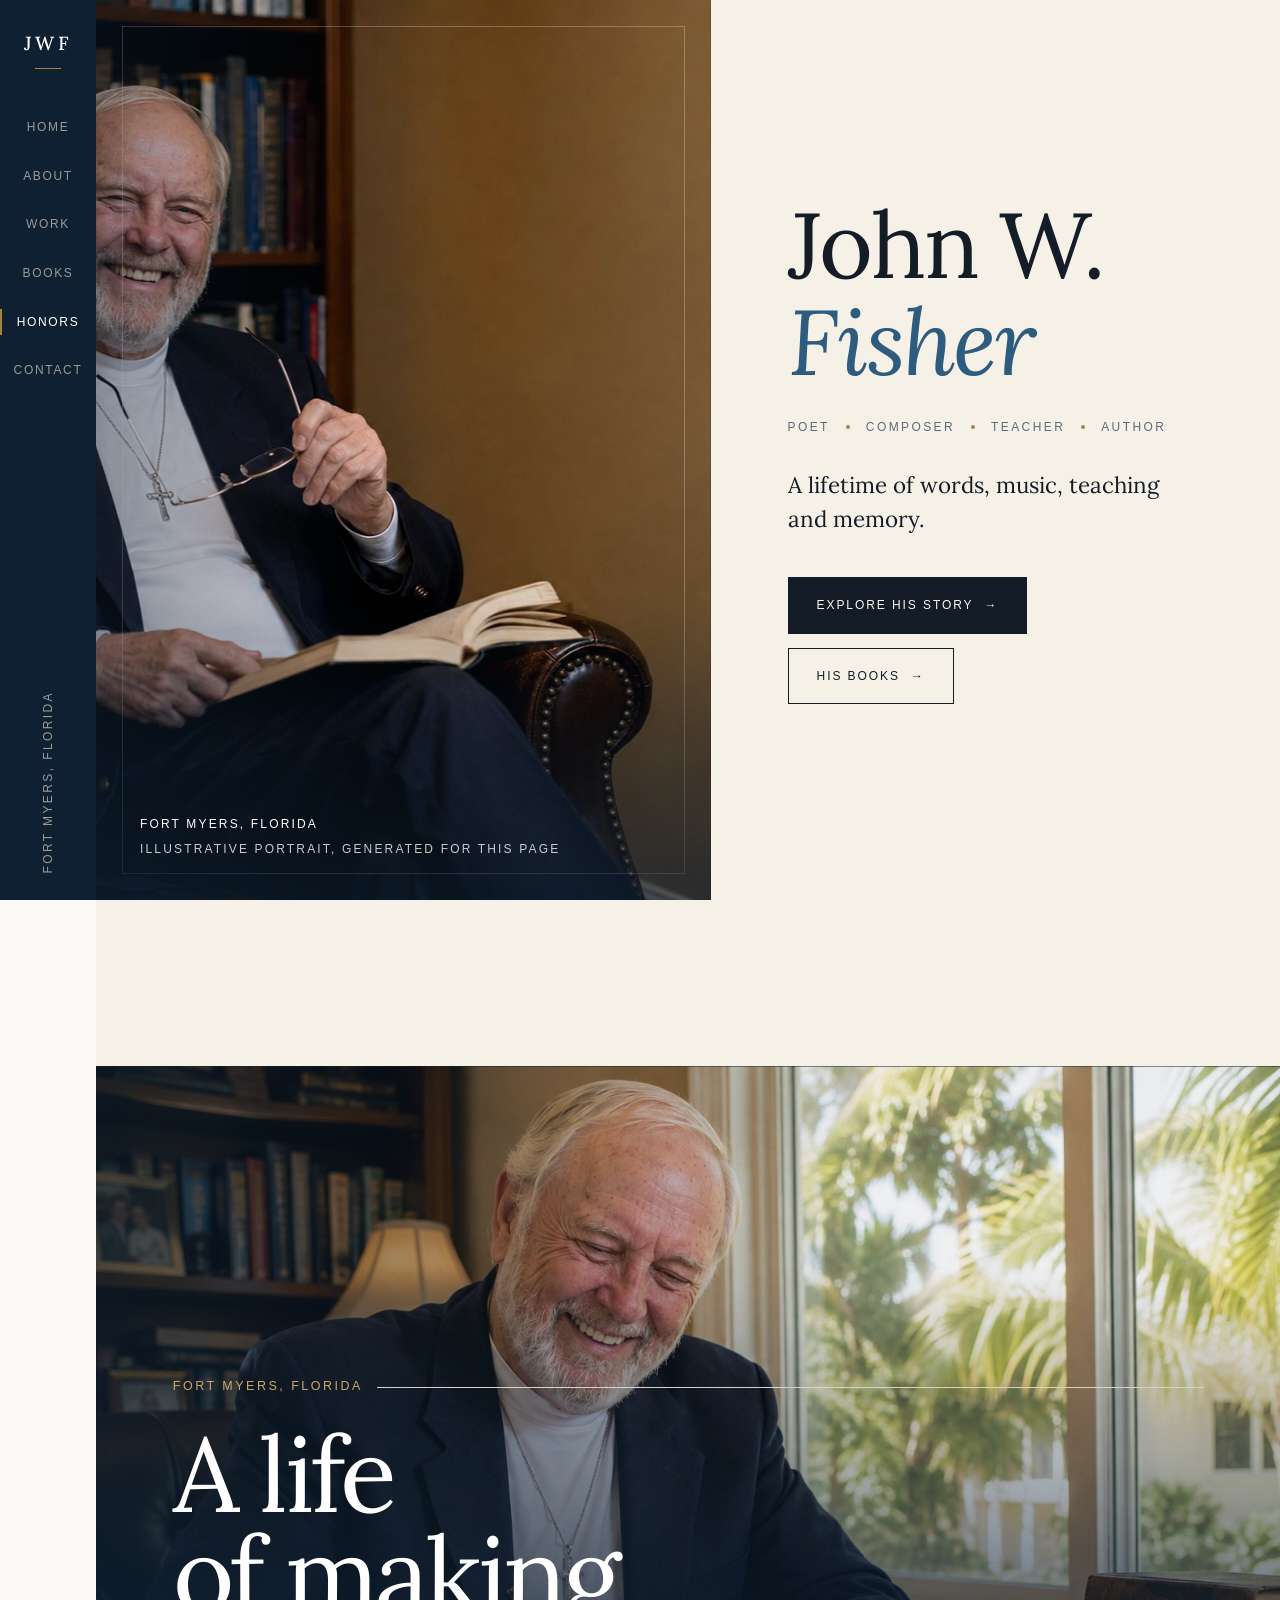
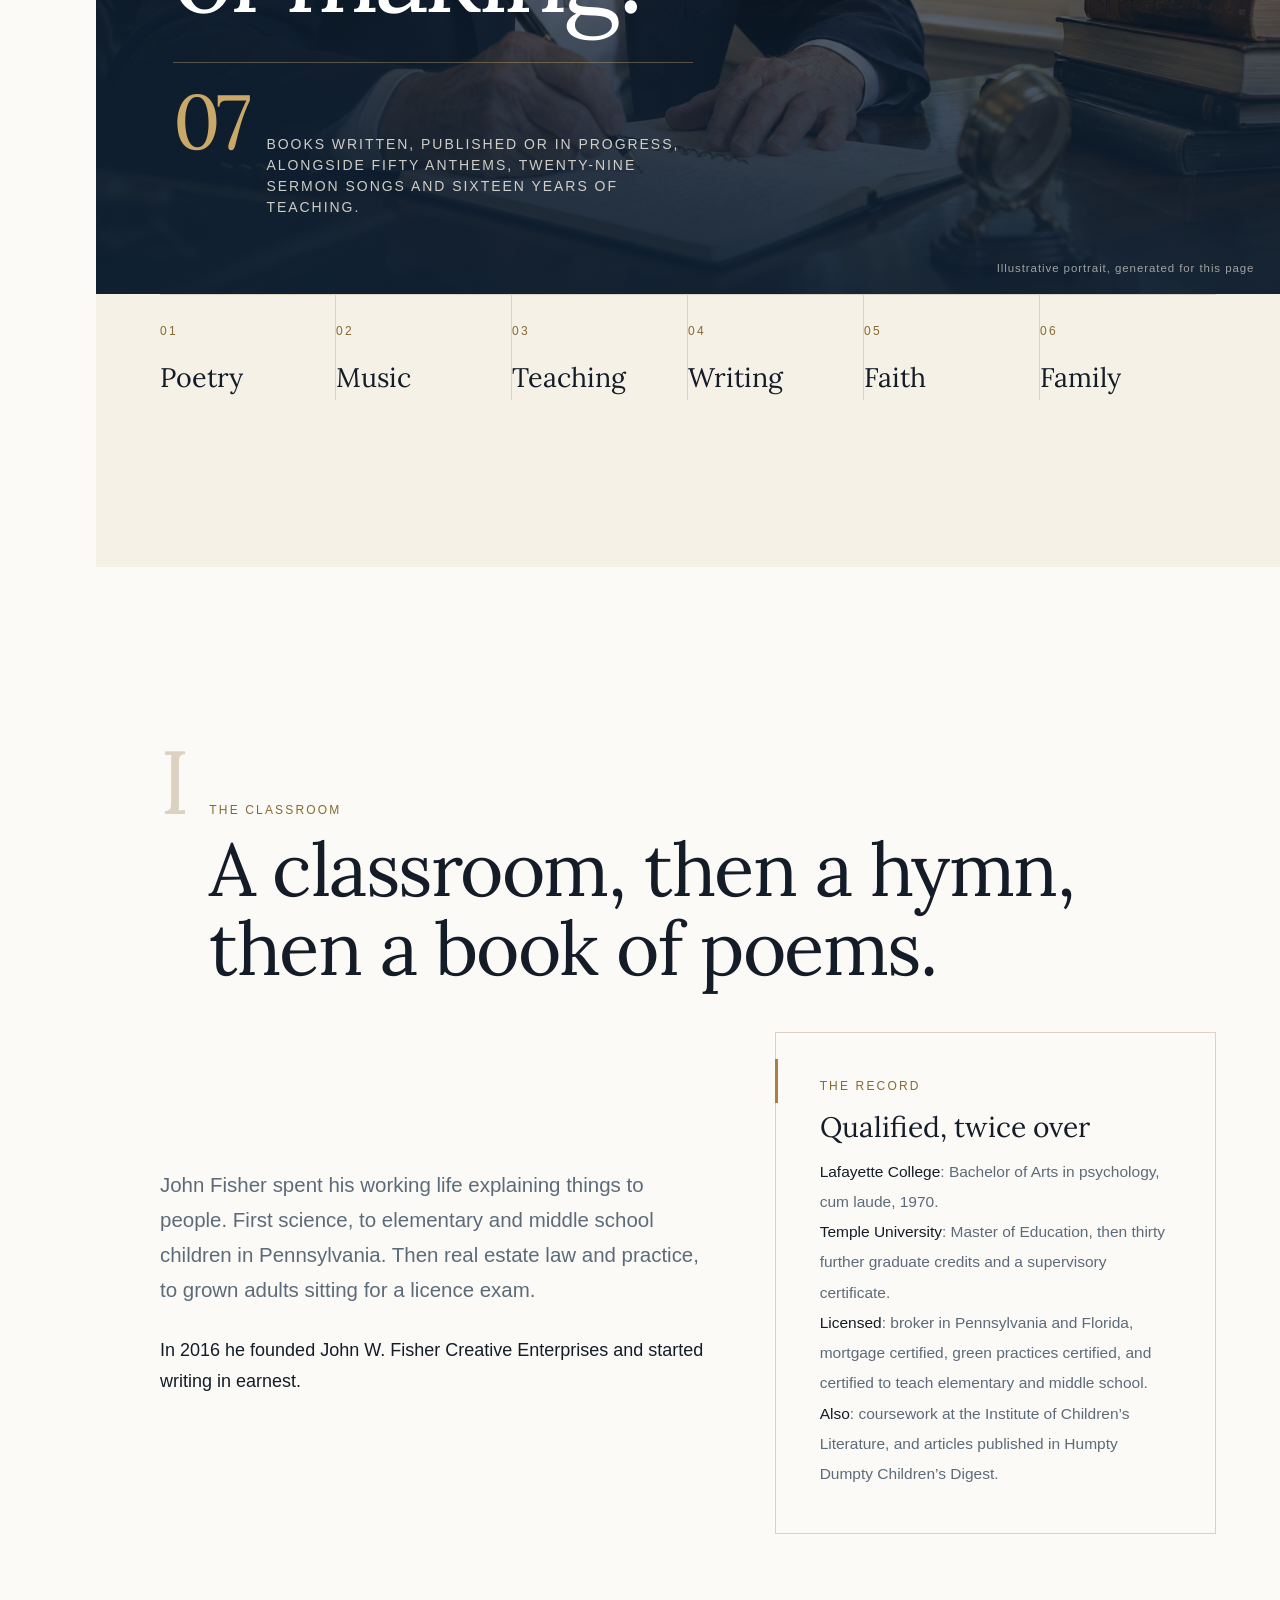
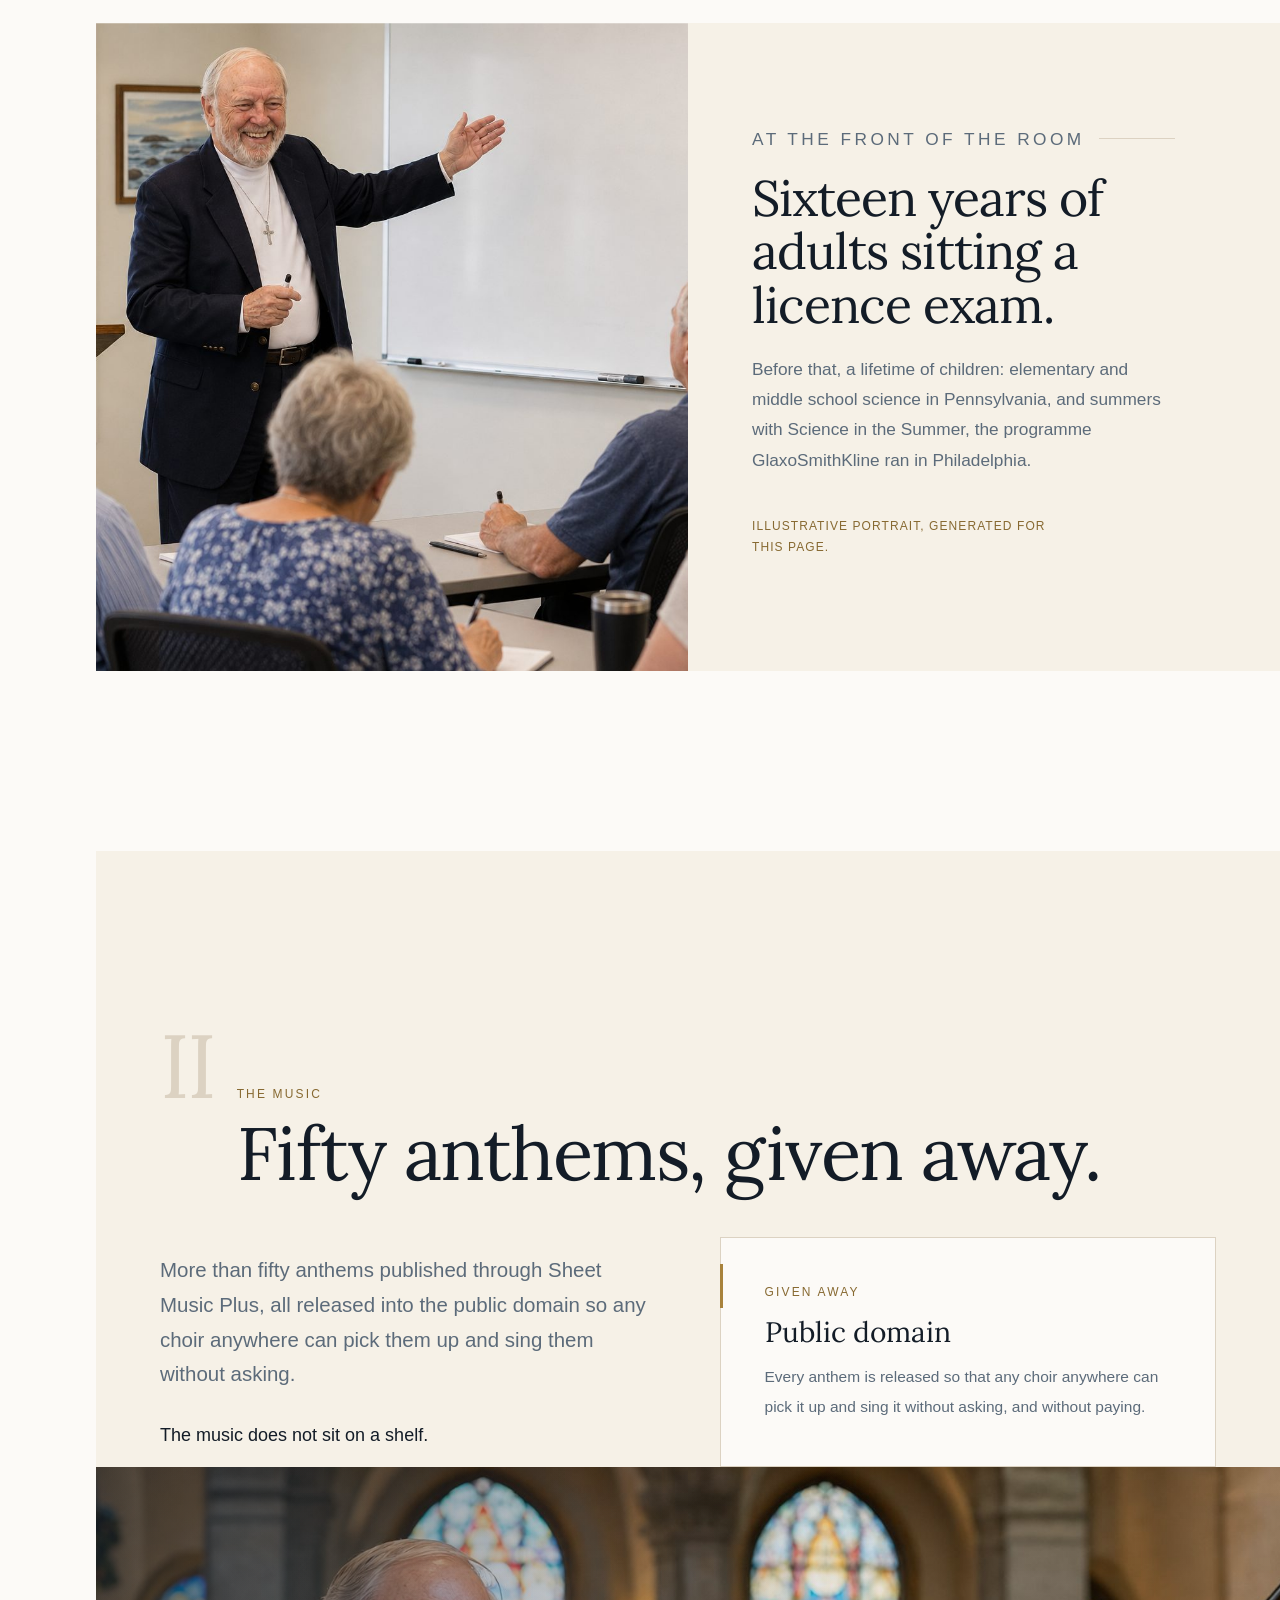
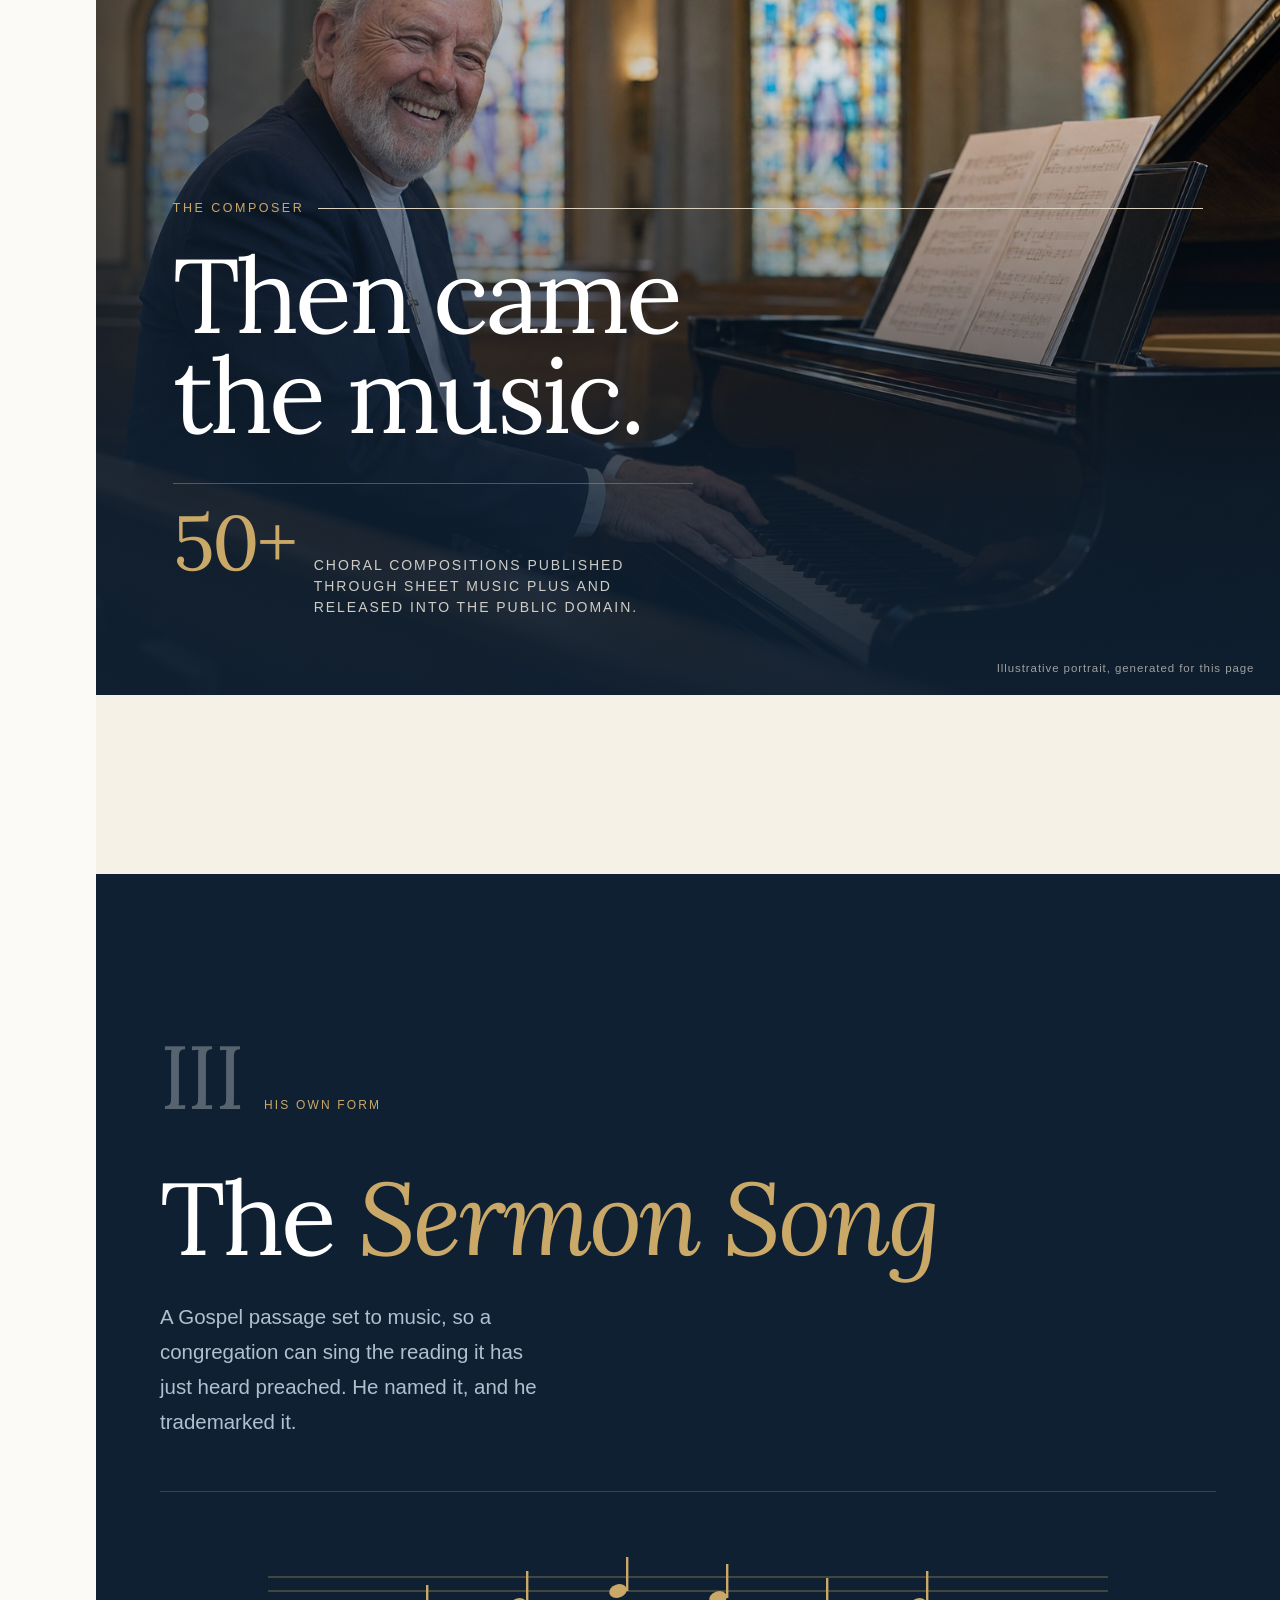
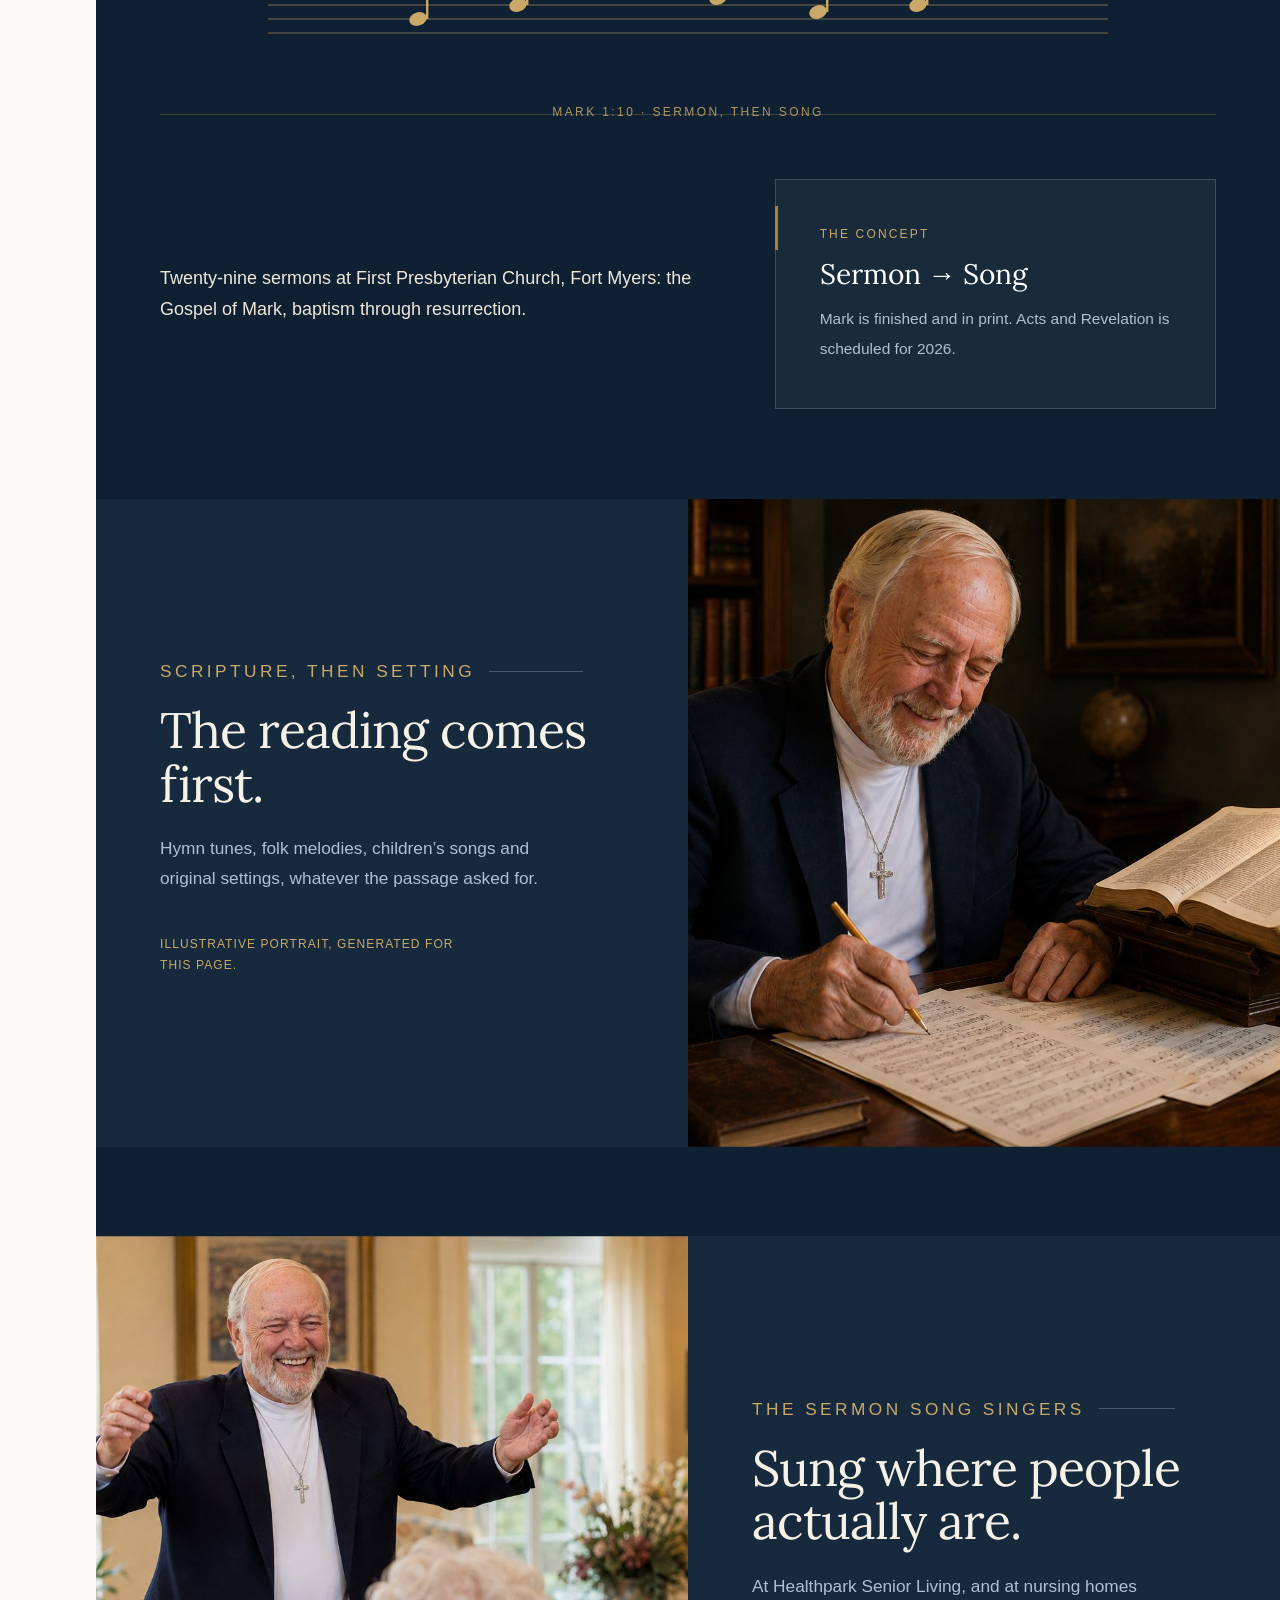
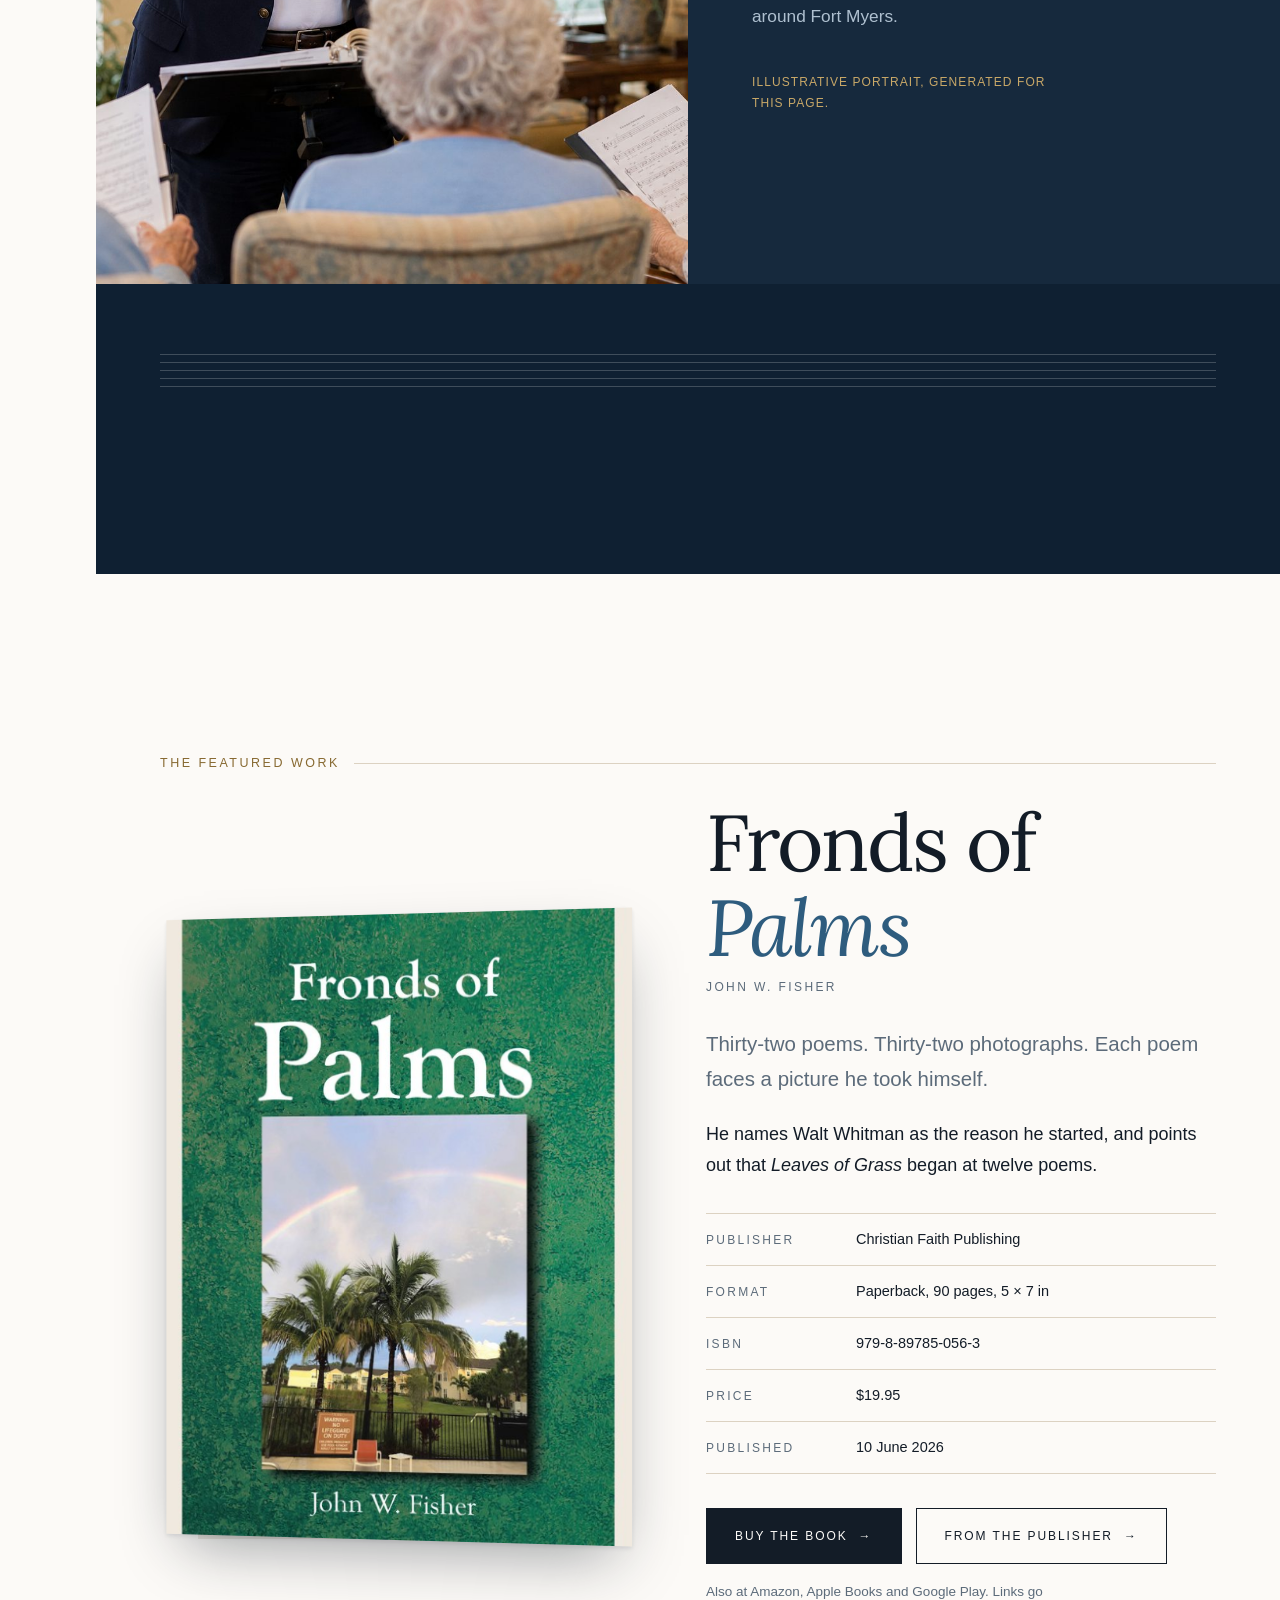
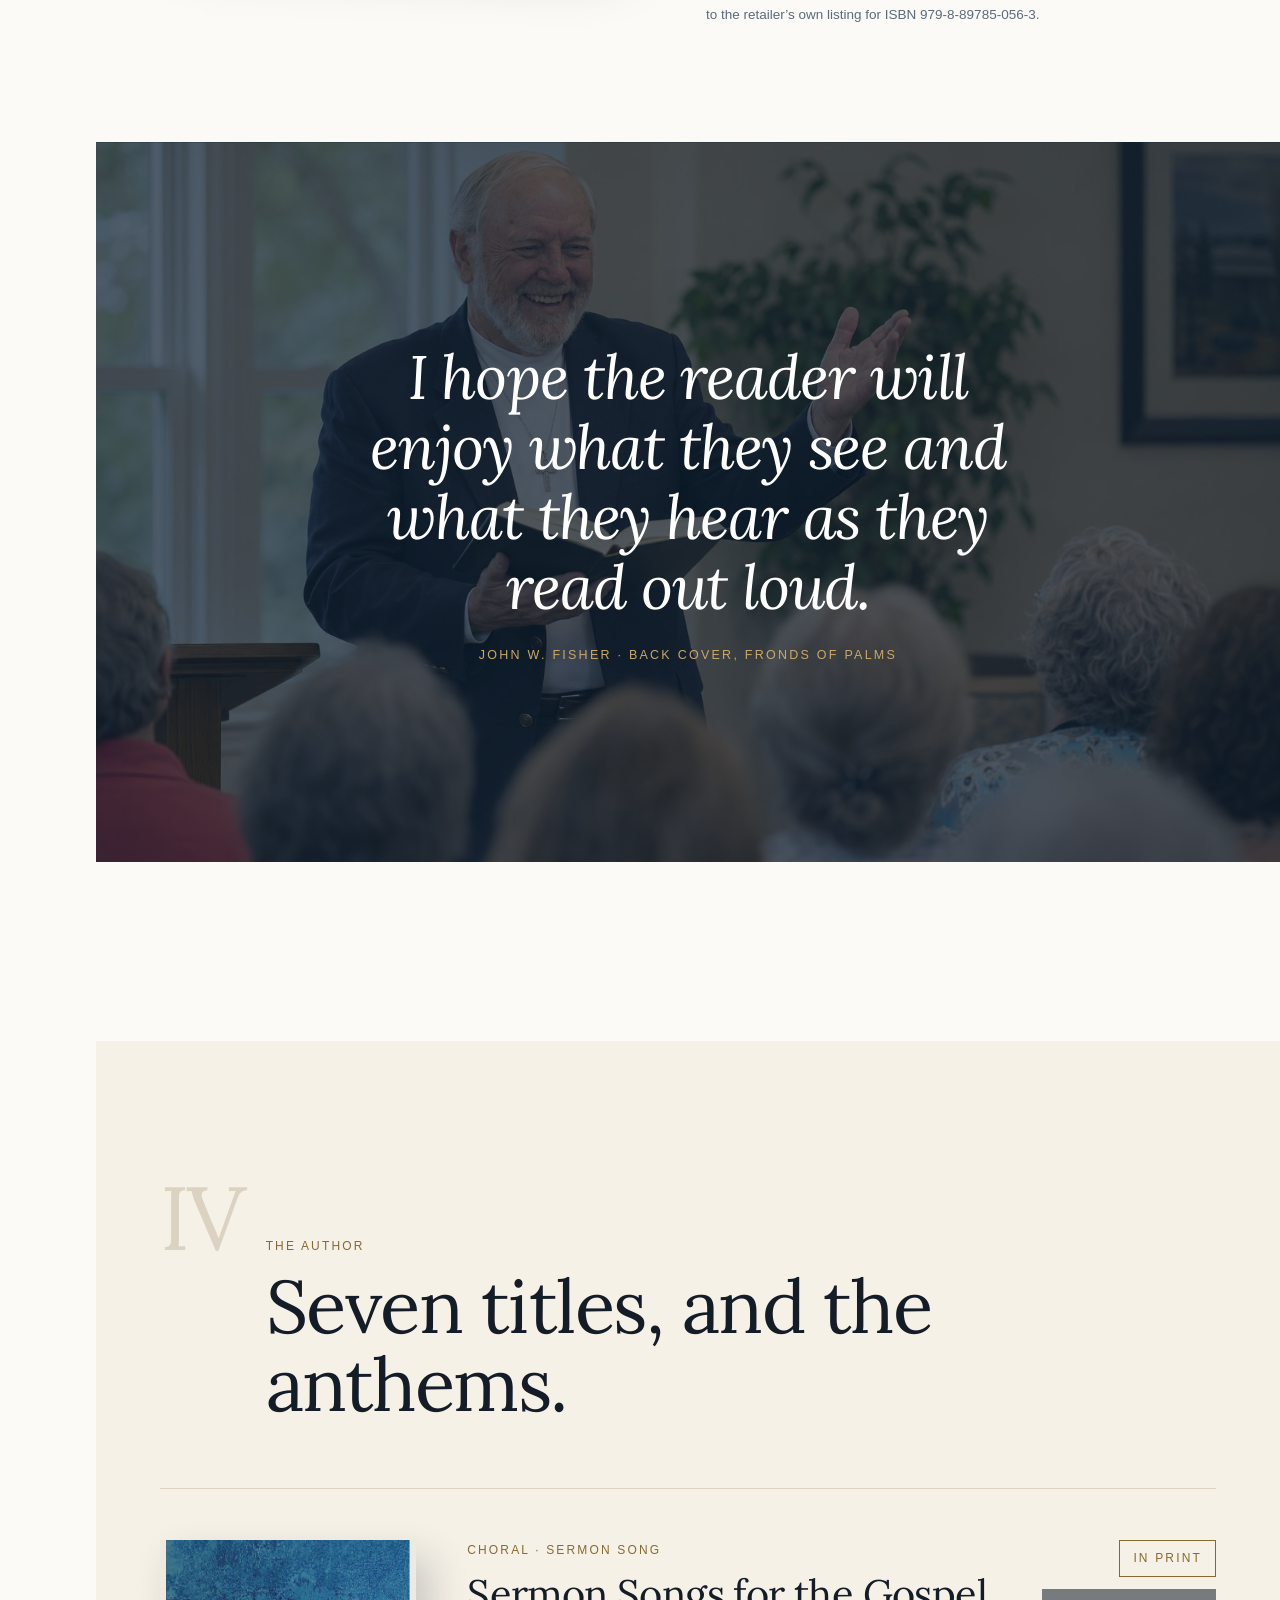
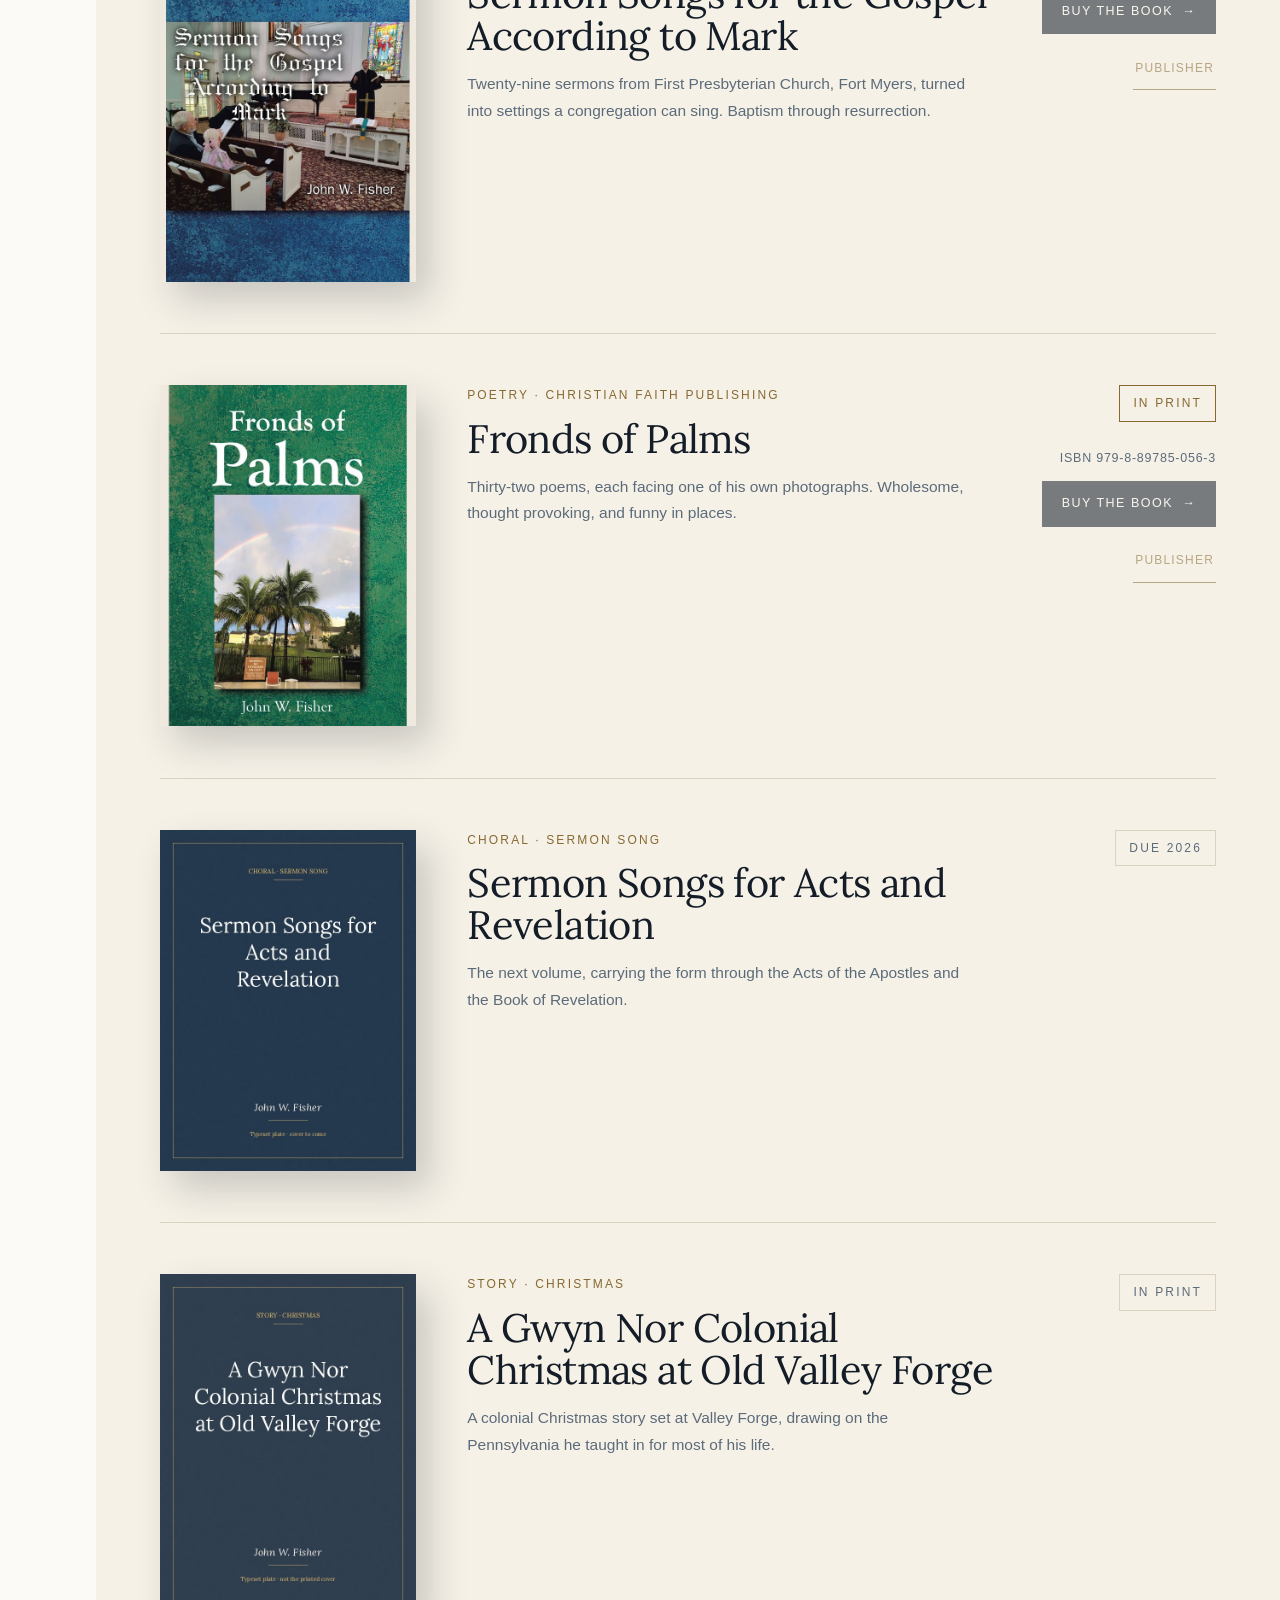
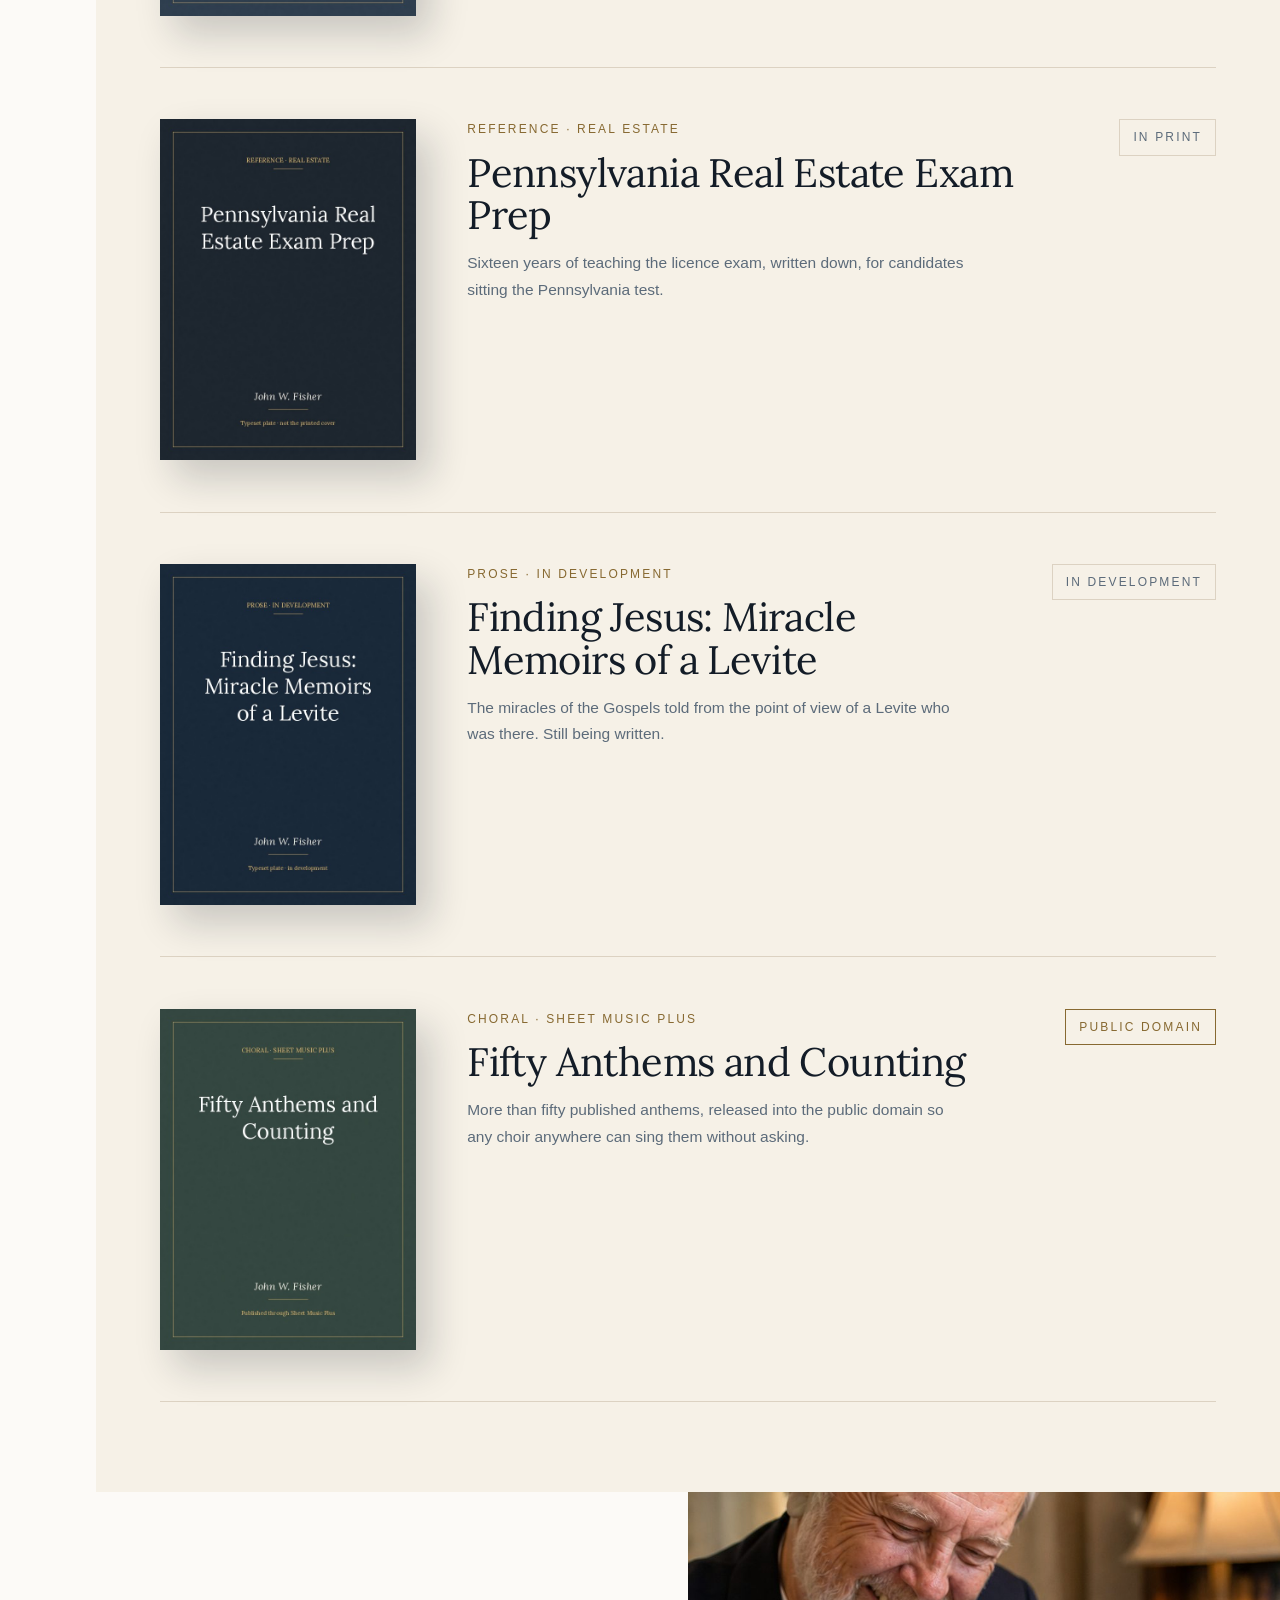
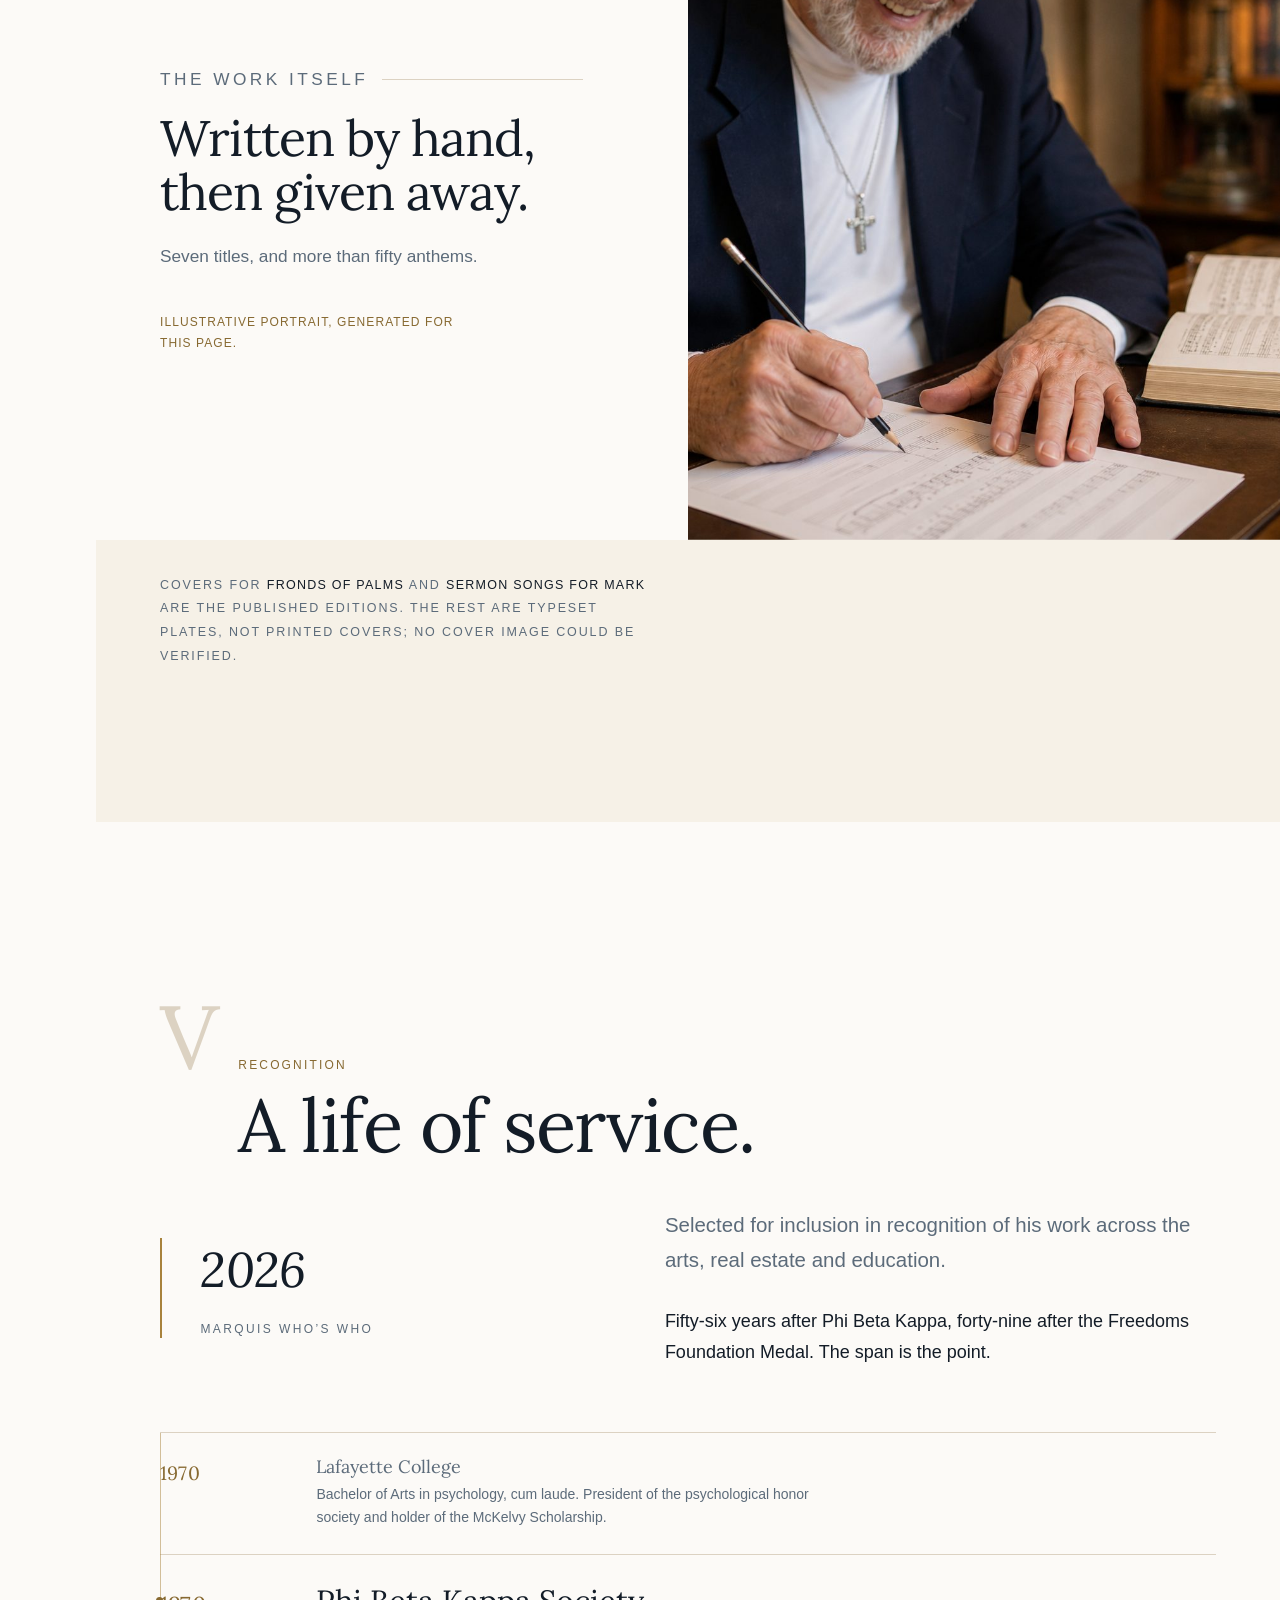
<file: index.html>
<!DOCTYPE html>
<html lang="en">
<head>
<meta charset="utf-8">
<meta name="viewport" content="width=device-width, initial-scale=1">
<title>John W. Fisher | A Life in Words, Music, and Memory</title>
<meta name="description" content="John W. Fisher of Fort Myers, Florida. Poet, composer of the Sermon Song, teacher for over fifty years, and author of seven books.">
<meta name="author" content="John W. Fisher">
<link rel="canonical" href="https://ranatahirbilal.github.io/john-fisher/">
<meta property="og:type" content="profile">
<meta property="og:title" content="John W. Fisher | A Life in Words, Music, and Memory">
<meta property="og:description" content="Poet, composer, teacher. Fifty years of teaching, a trademarked Sermon Song, and seven books.">
<meta property="og:url" content="https://ranatahirbilal.github.io/john-fisher/">
<meta property="og:image" content="https://ranatahirbilal.github.io/john-fisher/img/john-hero.jpg">
<meta name="twitter:card" content="summary_large_image">
<link rel="icon" href="img/favicon.ico">
<link rel="stylesheet" href="css/site.css?v=8">
<script type="application/ld+json">
{"@context":"https://schema.org","@type":"Person","name":"John W. Fisher",
 "jobTitle":"Creator in Chief","url":"https://ranatahirbilal.github.io/john-fisher/",
 "worksFor":{"@type":"Organization","name":"John W. Fisher Creative Enterprises LLC","foundingDate":"2016"},
 "address":{"@type":"PostalAddress","streetAddress":"5582 Six Mile Commercial Court, Apt. 105","addressLocality":"Fort Myers","addressRegion":"FL","postalCode":"33912","addressCountry":"US"},
 "email":"Np66Lc70@gmail.com","telephone":"+1-215-872-0665",
 "alumniOf":[{"@type":"CollegeOrUniversity","name":"Lafayette College"},{"@type":"CollegeOrUniversity","name":"Temple University"}]}
</script>
</head>
<body>

<a class="skip" href="#main">Skip to content</a>

<aside class="rail">
    <a class="mark" href="#top" aria-label="John W. Fisher, top of page">JWF<span></span></a>
    <nav aria-label="Sections">
        <a href="#top" class="on">Home</a>
        <a href="#story">About</a>
        <a href="#work">Work</a>
        <a href="#books">Books</a>
        <a href="#honors">Honors</a>
        <a href="#contact">Contact</a>
    </nav>
    <span class="rail-foot">Fort Myers, Florida</span>
</aside>

<div class="bar">
    <a class="mark" href="#top">JWF</a>
    <button id="menuBtn" aria-expanded="false" aria-controls="drawer">Menu <span class="bar-lines" aria-hidden="true"></span></button>
</div>
<nav class="drawer" id="drawer" aria-label="Sections">
    <a href="#top">Home</a>
    <a href="#story">About</a>
    <a href="#work">Work</a>
    <a href="#books">Books</a>
    <a href="#honors">Honors</a>
    <a href="#contact">Contact</a>
</nav>

<div class="page" id="top">
<main id="main">

<!-- ============ HERO ============ -->
<section class="hero">
    <div class="hero-art">
        <img src="img/scene-study.jpg" width="1536" height="1024" alt="John W. Fisher seated in a book-lined study" fetchpriority="high" decoding="async">
        <span class="hero-frame" aria-hidden="true"></span>
        <span class="hero-stamp"><b>Fort Myers, Florida</b>Illustrative portrait, generated for this page</span>
    </div>
    <div class="hero-text">
        <h1>John W.<em>Fisher</em></h1>
        <ul class="roles">
            <li>Poet</li><li>Composer</li><li>Teacher</li><li>Author</li>
        </ul>
        <p class="hero-line">A lifetime of words, music, teaching and memory.</p>
        <div class="cta-row">
            <a class="btn btn-solid" href="#story">Explore his story <i aria-hidden="true">&rarr;</i></a>
            <a class="btn btn-ghost" href="#books">His books <i aria-hidden="true">&rarr;</i></a>
        </div>
    </div>
</section>

<!-- ============ STATEMENT ============ -->
<section class="statement">
    <div class="wrap">
        <div class="overlay rv">
            <img src="img/scene-writing.jpg" width="1536" height="1024"
                 alt="John W. Fisher writing at a desk beside a window with palm fronds outside"
                 loading="lazy" decoding="async">
            <div class="overlay-inner">
                <p class="eyebrow">Fort Myers, Florida</p>
                <h2>A life<br>of making.</h2>
                <div class="stat">
                    <b>07</b>
                    <span>Books written, published or in progress, alongside fifty anthems,
                          twenty-nine sermon songs and sixteen years of teaching.</span>
                </div>
            </div>
            <p class="credit">Illustrative portrait, generated for this page</p>
        </div>

        <ul class="making rv">
            <li><span>01</span>Poetry</li>
            <li><span>02</span>Music</li>
            <li><span>03</span>Teaching</li>
            <li><span>04</span>Writing</li>
            <li><span>05</span>Faith</li>
            <li><span>06</span>Family</li>
        </ul>
    </div>
</section>

<!-- ============ CHAPTER I ============ -->
<section class="chapter" id="story">
    <div class="wrap">
        <div class="chapter-head rv">
            <span class="chapter-num" aria-hidden="true">I</span>
            <div class="chapter-title">
                <span class="kicker">The Classroom</span>
                <h2>A classroom, then a hymn,<br>then a book of poems.</h2>
            </div>
        </div>
        <div class="split wide-left rv">
            <div class="body-copy">
                <p class="lede">John Fisher spent his working life explaining things to people.
                   First science, to elementary and middle school children in Pennsylvania.
                   Then real estate law and practice, to grown adults sitting for a licence exam.</p>
                <p>In 2016 he founded John W. Fisher Creative Enterprises and started writing in
                   earnest.</p>
            </div>
            <div class="doc">
                <span class="stamp">The record</span>
                <h3>Qualified, twice over</h3>
                <p><b>Lafayette College</b>: Bachelor of Arts in psychology, cum laude, 1970.<br>
                   <b>Temple University</b>: Master of Education, then thirty further graduate
                   credits and a supervisory certificate.<br>
                   <b>Licensed</b>: broker in Pennsylvania and Florida, mortgage certified,
                   green practices certified, and certified to teach elementary and middle school.<br>
                   <b>Also</b>: coursework at the Institute of Children&rsquo;s Literature, and
                   articles published in Humpty Dumpty Children&rsquo;s Digest.</p>
            </div>
        </div>

        <div class="spread rv">
            <figure class="spread-figure">
                <img src="img/scene-teaching.jpg" width="1536" height="1024"
                     alt="John W. Fisher teaching at the front of an adult classroom, gesturing toward a whiteboard"
                     loading="lazy" decoding="async">
            </figure>
            <div class="spread-body">
                <p class="eyebrow">At the front of the room</p>
                <h3>Sixteen years of adults sitting a licence exam.</h3>
                <p>Before that, a lifetime of children: elementary and middle school science in
                   Pennsylvania, and summers with Science in the Summer, the programme
                   GlaxoSmithKline ran in Philadelphia.</p>
                <p class="credit-note">Illustrative portrait, generated for this page.</p>
            </div>
        </div>
    </div>
</section>

<!-- ============ CHAPTER II ============ -->
<section class="chapter band-ivory" id="work">
    <div class="wrap">
        <div class="chapter-head rv">
            <span class="chapter-num" aria-hidden="true">II</span>
            <div class="chapter-title">
                <span class="kicker">The Music</span>
                <h2>Fifty anthems, given away.</h2>
            </div>
        </div>
        <div class="split rv">
            <div class="body-copy">
                <p class="lede">More than fifty anthems published through Sheet Music Plus, all
                   released into the public domain so any choir anywhere can pick them up and
                   sing them without asking.</p>
                <p>The music does not sit on a shelf.</p>
            </div>
            <div class="doc">
                <span class="stamp">Given away</span>
                <h3>Public domain</h3>
                <p>Every anthem is released so that any choir anywhere can pick it up and sing it
                   without asking, and without paying.</p>
            </div>
        </div>

        <div class="overlay rv">
            <img src="img/scene-composing.jpg" width="1536" height="1024"
                 alt="John W. Fisher at the piano in a church sanctuary, an open score on the music desk"
                 loading="lazy" decoding="async">
            <div class="overlay-inner">
                <p class="eyebrow">The composer</p>
                <h2>Then came<br>the music.</h2>
                <div class="stat">
                    <b>50+</b>
                    <span>Choral compositions published through Sheet Music Plus and released
                          into the public domain.</span>
                </div>
            </div>
            <p class="credit">Illustrative portrait, generated for this page</p>
        </div>
    </div>
</section>

<!-- ============ CHAPTER III: SERMON SONG ============ -->
<section class="sermon band-navy">
    <div class="wrap">
        <div class="chapter-head rv">
            <span class="chapter-num" aria-hidden="true">III</span>
            <div class="chapter-title">
                <span class="kicker">His own form</span>
            </div>
        </div>
        <h2 class="rv">The <em>Sermon Song</em></h2>
        <p class="lede sermon-lede rv">A Gospel passage set to music, so a congregation can sing
           the reading it has just heard preached. He named it, and he trademarked it.</p>

        <!-- The signature moment: the words of the reading resolve into the notation
             they became. Two stacked layers, cross-faded by an observer; with motion
             reduced the notation is simply shown and nothing moves. -->
        <div class="morph rv" data-morph aria-hidden="true">
            <div class="morph-words">
                <span>And&nbsp;straightway</span><span>coming&nbsp;up</span>
                <span>out&nbsp;of&nbsp;the&nbsp;water</span>
            </div>
            <svg class="morph-staff" viewBox="0 0 840 120" preserveAspectRatio="xMidYMid meet" focusable="false">
                <g class="ms-lines" stroke="currentColor" stroke-width="1" opacity=".55">
                    <line x1="0" y1="34" x2="840" y2="34"/><line x1="0" y1="48" x2="840" y2="48"/>
                    <line x1="0" y1="62" x2="840" y2="62"/><line x1="0" y1="76" x2="840" y2="76"/>
                    <line x1="0" y1="90" x2="840" y2="90"/>
                </g>
                <g class="ms-notes" fill="currentColor">
                    <g><ellipse cx="150" cy="76" rx="9" ry="6.6" transform="rotate(-18 150 76)"/><rect x="158" y="42" width="2.4" height="34"/></g>
                    <g><ellipse cx="250" cy="62" rx="9" ry="6.6" transform="rotate(-18 250 62)"/><rect x="258" y="28" width="2.4" height="34"/></g>
                    <g><ellipse cx="350" cy="48" rx="9" ry="6.6" transform="rotate(-18 350 48)"/><rect x="358" y="14" width="2.4" height="34"/></g>
                    <g><ellipse cx="450" cy="55" rx="9" ry="6.6" transform="rotate(-18 450 55)"/><rect x="458" y="21" width="2.4" height="34"/></g>
                    <g><ellipse cx="550" cy="69" rx="9" ry="6.6" transform="rotate(-18 550 69)"/><rect x="558" y="35" width="2.4" height="34"/></g>
                    <g><ellipse cx="650" cy="62" rx="9" ry="6.6" transform="rotate(-18 650 62)"/><rect x="658" y="28" width="2.4" height="34"/></g>
                </g>
            </svg>
            <p class="morph-cap">Mark 1:10 &middot; sermon, then song</p>
        </div>

        <div class="split wide-left rv">
            <div class="body-copy">
                <p>Twenty-nine sermons at First Presbyterian Church, Fort Myers: the
                   Gospel of Mark, baptism through resurrection.</p>
            </div>
            <div class="doc">
                <span class="stamp">The concept</span>
                <h3>Sermon &rarr; Song</h3>
                <p>Mark is finished and in print. Acts and Revelation is scheduled for 2026.</p>
            </div>
        </div>

        <div class="spread spread-flip rv">
            <figure class="spread-figure">
                <img src="img/scene-scripture.jpg" width="1536" height="1024"
                     alt="John W. Fisher studying an open Bible beside handwritten sheet music"
                     loading="lazy" decoding="async">
            </figure>
            <div class="spread-body">
                <p class="eyebrow">Scripture, then setting</p>
                <h3>The reading comes first.</h3>
                <p>Hymn tunes, folk melodies, children&rsquo;s songs and original settings, whatever the passage asked for.</p>
                <p class="credit-note">Illustrative portrait, generated for this page.</p>
            </div>
        </div>

        <div class="spread rv">
            <figure class="spread-figure">
                <img src="img/scene-conducting.jpg" width="1536" height="1024"
                     alt="John W. Fisher conducting a small group of older singers holding song sheets"
                     loading="lazy" decoding="async">
            </figure>
            <div class="spread-body">
                <p class="eyebrow">The Sermon Song Singers</p>
                <h3>Sung where people actually are.</h3>
                <p>At Healthpark Senior Living, and at nursing homes around Fort Myers.</p>
                <p class="credit-note">Illustrative portrait, generated for this page.</p>
            </div>
        </div>
        <div class="staff-wrap rv" aria-hidden="true"><div class="staff"></div></div>
    </div>
</section>

<!-- ============ FEATURED BOOK ============ -->
<section class="feature" id="books">
    <div class="wrap">
        <p class="eyebrow rv">The featured work</p>
        <div class="feature-grid">
            <div class="book-plate rv">
                <img src="img/cover-fronds.jpg" width="600" height="800" alt="Front cover of Fronds of Palms by John W. Fisher" loading="lazy" decoding="async">
            </div>
            <div class="rv">
                <h2>Fronds of<em>Palms</em></h2>
                <p class="byline">John W. Fisher</p>
                <p class="lede">Thirty-two poems. Thirty-two photographs. Each poem faces a picture
                   he took himself.</p>
                <div class="body-copy" style="margin-top:22px">
                    <p>He names Walt Whitman as the reason he started, and points out that
                       <em>Leaves of Grass</em> began at twelve poems.</p>
                </div>
                <ul class="specs">
                    <li><span class="k">Publisher</span><span>Christian Faith Publishing</span></li>
                    <li><span class="k">Format</span><span>Paperback, 90 pages, 5 &times; 7 in</span></li>
                    <li><span class="k">ISBN</span><span>979-8-89785-056-3</span></li>
                    <li><span class="k">Price</span><span>$19.95</span></li>
                    <li><span class="k">Published</span><span>10 June 2026</span></li>
                </ul>
                <div class="buy-row">
                    <a class="btn btn-solid" href="https://www.barnesandnoble.com/w/fronds-of-palms-john-w-fisher/1149751726?ean=9798897850563" target="_blank" rel="noopener">Buy the book <i aria-hidden="true">&rarr;</i></a>
                    <a class="btn btn-ghost" href="https://christianfaithpublishing.com/books/?book=fronds-of-palms" target="_blank" rel="noopener">From the publisher <i aria-hidden="true">&rarr;</i></a>
                </div>
                <p class="avail">Also at Amazon, Apple Books and Google Play. Links go to the
                   retailer&rsquo;s own listing for ISBN 979-8-89785-056-3.</p>
            </div>
        </div>

        <div class="quote-plate rv">
            <img src="img/scene-reading.jpg" width="1536" height="1024"
                 alt="John W. Fisher standing and reading aloud from an open book to a small seated audience"
                 loading="lazy" decoding="async">
            <blockquote>
                I hope the reader will enjoy what they see and what they hear as they read out loud.
                <cite>John W. Fisher &middot; back cover, Fronds of Palms</cite>
            </blockquote>
        </div>
    </div>
</section>

<!-- ============ THE SHELF ============ -->
<section class="shelf band-ivory">
    <div class="wrap">
        <div class="chapter-head rv">
            <span class="chapter-num" aria-hidden="true">IV</span>
            <div class="chapter-title">
                <span class="kicker">The Author</span>
                <h2>Seven titles, and the anthems.</h2>
            </div>
        </div>

        <div class="shelf-list">
            <article class="vol rv">
                <div class="vol-cover"><span class="vol-peek" aria-hidden="true">View book &rarr;</span><img src="img/cover-mark.jpg" width="600" height="800" alt="Cover of Sermon Songs for the Gospel According to Mark" loading="lazy" decoding="async"></div>
                <div>
                    <span class="vol-kind">Choral &middot; Sermon Song</span>
                    <h3>Sermon Songs for the Gospel According to Mark</h3>
                    <p>Twenty-nine sermons from First Presbyterian Church, Fort Myers, turned into
                       settings a congregation can sing. Baptism through resurrection.</p>
                </div>
                <div class="vol-meta"><span class="vol-status live">In print</span><a class="vol-buy" href="https://www.barnesandnoble.com/w/?ean=9798894286631" target="_blank" rel="noopener">Buy the book <i aria-hidden="true">&rarr;</i></a><a class="vol-pub" href="https://christianfaithpublishing.com/books/?book=sermon-songs-for-the-gospel-according-to-mark" target="_blank" rel="noopener">Publisher</a></div>
            </article>

            <article class="vol rv">
                <div class="vol-cover"><span class="vol-peek" aria-hidden="true">View book &rarr;</span><img src="img/cover-fronds.jpg" width="600" height="800" alt="Cover of Fronds of Palms" loading="lazy" decoding="async"></div>
                <div>
                    <span class="vol-kind">Poetry &middot; Christian Faith Publishing</span>
                    <h3>Fronds of Palms</h3>
                    <p>Thirty-two poems, each facing one of his own photographs. Wholesome,
                       thought provoking, and funny in places.</p>
                </div>
                <div class="vol-meta">
                    <span class="vol-status live">In print</span>
                    <span class="vol-isbn">ISBN 979-8-89785-056-3</span>
                <a class="vol-buy" href="https://www.barnesandnoble.com/w/fronds-of-palms-john-w-fisher/1149751726?ean=9798897850563" target="_blank" rel="noopener">Buy the book <i aria-hidden="true">&rarr;</i></a><a class="vol-pub" href="https://christianfaithpublishing.com/books/?book=fronds-of-palms" target="_blank" rel="noopener">Publisher</a></div>
            </article>

            <article class="vol rv">
                <div class="vol-cover"><img src="img/plate-acts.jpg" width="600" height="800" alt="Title plate for Sermon Songs for Acts and Revelation" loading="lazy" decoding="async"></div>
                <div>
                    <span class="vol-kind">Choral &middot; Sermon Song</span>
                    <h3>Sermon Songs for Acts and Revelation</h3>
                    <p>The next volume, carrying the form through the Acts of the Apostles and the
                       Book of Revelation.</p>
                </div>
                <div class="vol-meta"><span class="vol-status">Due 2026</span></div>
            </article>

            <article class="vol rv">
                <div class="vol-cover"><img src="img/plate-gwynnor.jpg" width="600" height="800" alt="Title plate for A Gwyn Nor Colonial Christmas at Old Valley Forge" loading="lazy" decoding="async"></div>
                <div>
                    <span class="vol-kind">Story &middot; Christmas</span>
                    <h3>A Gwyn Nor Colonial Christmas at Old Valley Forge</h3>
                    <p>A colonial Christmas story set at Valley Forge, drawing on the Pennsylvania
                       he taught in for most of his life.</p>
                </div>
                <div class="vol-meta"><span class="vol-status">In print</span></div>
            </article>

            <article class="vol rv">
                <div class="vol-cover"><img src="img/plate-prep.jpg" width="600" height="800" alt="Title plate for Pennsylvania Real Estate Exam Prep" loading="lazy" decoding="async"></div>
                <div>
                    <span class="vol-kind">Reference &middot; Real estate</span>
                    <h3>Pennsylvania Real Estate Exam Prep</h3>
                    <p>Sixteen years of teaching the licence exam, written down, for candidates
                       sitting the Pennsylvania test.</p>
                </div>
                <div class="vol-meta"><span class="vol-status">In print</span></div>
            </article>

            <article class="vol rv">
                <div class="vol-cover"><img src="img/plate-levite.jpg" width="600" height="800" alt="Title plate for Finding Jesus, Miracle Memoirs of a Levite" loading="lazy" decoding="async"></div>
                <div>
                    <span class="vol-kind">Prose &middot; In development</span>
                    <h3>Finding Jesus: Miracle Memoirs of a Levite</h3>
                    <p>The miracles of the Gospels told from the point of view of a Levite who was
                       there. Still being written.</p>
                </div>
                <div class="vol-meta"><span class="vol-status">In development</span></div>
            </article>

            <article class="vol rv">
                <div class="vol-cover"><img src="img/plate-anthems.jpg" width="600" height="800" alt="Title plate for the published anthems" loading="lazy" decoding="async"></div>
                <div>
                    <span class="vol-kind">Choral &middot; Sheet Music Plus</span>
                    <h3>Fifty Anthems and Counting</h3>
                    <p>More than fifty published anthems, released into the public domain so any
                       choir anywhere can sing them without asking.</p>
                </div>
                <div class="vol-meta"><span class="vol-status live">Public domain</span></div>
            </article>
        </div>


        <div class="spread spread-flip rv">
            <figure class="spread-figure">
                <img src="img/scene-manuscript.jpg" width="1536" height="1024"
                     alt="Close view of John W. Fisher's hands writing music on manuscript paper, a hymnal open beside him"
                     loading="lazy" decoding="async">
            </figure>
            <div class="spread-body">
                <p class="eyebrow">The work itself</p>
                <h3>Written by hand, then given away.</h3>
                <p>Seven titles, and more than fifty anthems.</p>
                <p class="credit-note">Illustrative portrait, generated for this page.</p>
            </div>
        </div>

        <p class="caption rv" style="margin-top:34px;max-width:70ch;line-height:1.9">
            Covers for <b>Fronds of Palms</b> and <b>Sermon Songs for Mark</b> are the published
            editions. The rest are typeset plates, not printed covers; no cover image could
            be verified.
        </p>
    </div>
</section>

<!-- ============ HONORS ============ -->
<section class="chapter" id="honors">
    <div class="wrap">
        <div class="chapter-head rv">
            <span class="chapter-num" aria-hidden="true">V</span>
            <div class="chapter-title">
                <span class="kicker">Recognition</span>
                <h2>A life of service.</h2>
            </div>
        </div>

        <div class="split wide-right rv" style="margin-bottom:clamp(40px,5vw,72px)">
            <blockquote class="pull" style="max-width:20ch">
                2026<cite>Marquis Who&rsquo;s Who</cite>
            </blockquote>
            <div class="body-copy">
                <p class="lede">Selected for inclusion in recognition of his work across the arts,
                   real estate and education.</p>
                <p>Fifty-six years after Phi Beta Kappa, forty-nine after the Freedoms
                   Foundation Medal. The span is the point.</p>
            </div>
        </div>

        <ol class="ledger rv">
            <li><span class="yr">1970</span><div><h4>Lafayette College</h4><p>Bachelor of Arts in psychology, cum laude. President of the psychological honor society and holder of the McKelvy Scholarship.</p></div></li>
            <li class="major"><span class="yr">1970</span><div><h4>Phi Beta Kappa Society</h4><p>Honorary award, in the same year he graduated.</p></div></li>
            <li class="major"><span class="yr">1977</span><div><h4>Freedoms Foundation Medal</h4><p>Awarded by Founding Forward.</p></div></li>
            <li><span class="yr">&middot;</span><div><h4>Columbia University book award</h4><p>Given for his accomplishments in education.</p></div></li>
            <li class="major"><span class="yr">2000&ndash;2016</span><div><h4>Temple University Real Estate Institute</h4><p>Sixteen years teaching people to pass a licence exam.</p></div></li>
            <li><span class="yr">2016</span><div><h4>John W. Fisher Creative Enterprises LLC</h4><p>Founded with three divisions: music composition, prose writing, and the Sermon Song.</p></div></li>
            <li><span class="yr">2018&ndash;</span><div><h4>First Presbyterian Church</h4><p>An active member. The Sermon Song Singers perform at Healthpark Senior Living and at nursing homes nearby.</p></div></li>
            <li class="major"><span class="yr">2026</span><div><h4>Marquis Who&rsquo;s Who</h4><p>Recognised for expertise across the arts, real estate and education.</p></div></li>
        </ol>

        <div class="spread rv">
            <figure class="spread-figure">
                <img src="img/scene-window.jpg" width="1536" height="1024"
                     alt="John W. Fisher standing at a tall window in profile, lit from the side"
                     loading="lazy" decoding="async">
            </figure>
            <div class="spread-body">
                <p class="eyebrow">Fifty-six years</p>
                <h3>He writes around it.</h3>
                <p>Married fifty-six years, and his wife&rsquo;s caregiver since 2020. Both his
                   children became teachers. Four grandchildren are working their way through
                   school and university.</p>
                <p class="credit-note">Illustrative portrait, generated for this page.</p>
            </div>
        </div>
    </div>
</section>

<!-- ============ ARCHIVE ============ -->
<section class="archive band-ivory">
    <div class="wrap">
        <div class="chapter-head rv">
            <span class="chapter-num" aria-hidden="true">VI</span>
            <div class="chapter-title">
                <span class="kicker">From the archive</span>
                <h2>The objects that survive.</h2>
            </div>
        </div>

        <div class="overlay rv" style="min-height:clamp(420px,62vh,700px)">
            <img src="img/scene-archive.jpg" width="1536" height="1024"
                 alt="John W. Fisher seated at a table covered with books, sheet music, photographs and manuscripts"
                 loading="lazy" decoding="async">
            <div class="overlay-inner">
                <p class="eyebrow">From the archive</p>
                <h2>Everything he<br>has made.</h2>
            </div>
            <p class="credit">Illustrative portrait, generated for this page</p>
        </div>

        <div class="plates">
            <figure class="plate plate-a plate-lead rv" style="margin:0">
                <img src="img/cover-fronds.jpg" alt="Fronds of Palms, published cover">
                <figcaption><b>Published work</b> &nbsp;&middot;&nbsp; Fronds of Palms, 2026</figcaption>
            </figure>
            <figure class="plate plate-c plate-lap rv" style="margin:0">
                <img src="img/cover-mark.jpg" alt="Sermon Songs for Mark, published cover">
                <figcaption><b>Published work</b> &nbsp;&middot;&nbsp; Sermon Songs for Mark, 2025</figcaption>
            </figure>
            <div class="plate plate-b plate-note rv">
                <span class="n">50+</span>
                <p>Anthems published through Sheet Music Plus and released into the public domain.</p>
            </div>
            <figure class="plate plate-tall rv" style="margin:0">
                <img src="img/john-portrait.jpg" alt="Portrait of John W. Fisher">
                <figcaption><b>Fort Myers &middot; 2026</b> &nbsp;&middot;&nbsp; Photographed at a signing</figcaption>
            </figure>
            <div class="plate plate-wide plate-note rv">
                <span class="n">56</span>
                <p>Years married. Both children became teachers. Four grandchildren are working
                   their way through school and university.</p>
            </div>
        </div>

        <p class="caption rv" style="margin-top:36px;max-width:74ch;line-height:1.9">
            Only material that exists and could be verified. Sheet music, teaching papers and
            photographs from the Pennsylvania years would belong here and have not been supplied.
        </p>
    </div>
</section>

<!-- ============ CONTACT ============ -->
<section class="contact band-navy" id="contact">
    <div class="wrap">
        <div class="overlay overlay-close rv">
            <img src="img/scene-close.jpg" width="1536" height="1024"
                 alt="John W. Fisher seated in his study with an open book, reading glasses in hand"
                 loading="lazy" decoding="async">
            <div class="overlay-inner">
                <p class="eyebrow">The man behind the work</p>
                <h2>John W. Fisher</h2>
                <div class="stat">
                    <b>2026</b>
                    <span>Recognised by Marquis Who&rsquo;s Who for expertise across the arts,
                          real estate and education. <em>Acts and Revelation</em> is next.</span>
                </div>
            </div>
            <p class="credit">Illustrative portrait, generated for this page</p>
        </div>

        <p class="eyebrow rv" style="margin-top:clamp(52px,7vw,96px)">Get in touch</p>
        <h2 class="rv" style="font-size:clamp(40px,6.4vw,96px);font-weight:300;letter-spacing:-.028em">Let&rsquo;s keep the<br>conversation going.</h2>

        <div class="purposes rv">
            <div class="purpose">
                <h3>For choirs</h3>
                <p>The anthems are in the public domain. Take them and sing them.</p>
                <a href="#form">Ask about the music <i aria-hidden="true">&rarr;</i></a>
            </div>
            <div class="purpose">
                <h3>For readers</h3>
                <p>Questions about the poems, the books, or what he is writing next.</p>
                <a href="#form">Send a message <i aria-hidden="true">&rarr;</i></a>
            </div>
            <div class="purpose">
                <h3>For performances</h3>
                <p>The Sermon Song Singers perform at senior living and nursing homes.</p>
                <a href="#form">Enquire about a visit <i aria-hidden="true">&rarr;</i></a>
            </div>
        </div>

        <div class="form-grid" id="form">
            <form class="rv" action="https://formsubmit.co/Np66Lc70@gmail.com" method="POST">
                <input type="hidden" name="_subject" value="New message from johnfisher website">
                <input type="hidden" name="_captcha" value="false">
                <input type="hidden" name="_template" value="table">
                <input type="hidden" name="_next" value="https://ranatahirbilal.github.io/john-fisher/thanks.html">
                <input type="text" name="_honey" style="display:none" tabindex="-1" autocomplete="off" aria-hidden="true">
                <div class="field"><label for="f-name">Your name</label>
                    <input id="f-name" name="name" type="text" autocomplete="name" required></div>
                <div class="field"><label for="f-email">Your email</label>
                    <input id="f-email" name="email" type="email" autocomplete="email" inputmode="email" required></div>
                <div class="field"><label for="f-sub">Subject</label>
                    <input id="f-sub" name="subject" type="text" required></div>
                <div class="field"><label for="f-msg">Message</label>
                    <textarea id="f-msg" name="message" rows="4" required></textarea></div>
                <button class="btn btn-send" type="submit">Send message <i aria-hidden="true">&rarr;</i></button>
            </form>

            <ul class="details rv">
                <li><span class="k">Address</span>5582 Six Mile Commercial Court, Apt. 105<br>Fort Myers, Florida 33912</li>
                <li><span class="k">Email</span>
                    <a href="mailto:Np66Lc70@gmail.com">Np66Lc70@gmail.com</a><br>
                    <a href="mailto:jwfisher2@aol.com">jwfisher2@aol.com</a></li>
                <li><span class="k">Telephone</span><a href="tel:+12158720665">215 872 0665</a></li>
                <li><span class="k">Elsewhere</span>
                    <div class="socials">
                        <a href="https://jwfisher2.wordpress.com" target="_blank" rel="noopener">WordPress</a>
                        <a href="https://www.linkedin.com/in/john-fisher-048185322" target="_blank" rel="noopener">LinkedIn</a>
                        <a href="https://www.youtube.com/channel/UC6xg8gQPqSbvr_2kWEXDtDQ" target="_blank" rel="noopener">YouTube</a>
                        <a href="https://x.com/JohnWFishe59092" target="_blank" rel="noopener">X (Twitter)</a>
                        <a href="https://www.tiktok.com/@jwfisher2" target="_blank" rel="noopener">TikTok</a>
                    </div></li>
            </ul>
        </div>

        <p class="colophon">
            John W. Fisher Creative Enterprises LLC, founded 2016. Biographical detail on this page
            is drawn from his Marquis Who&rsquo;s Who recognition of 2026 and from his publisher&rsquo;s
            announcements. No award, date or affiliation appears here that is not stated in those
            sources. Two photographs are his own. Any plate captioned &ldquo;illustrative portrait&rdquo;
            is an AI-generated image made for this page: it is a likeness, not a record, and it does
            not document a particular event, place or date.
        </p>
    </div>
</section>

</main>
</div>

<script src="js/site.js?v=8"></script>

<p style="margin:18px 0 0;font-size:12px;line-height:1.5;opacity:.6;letter-spacing:.02em">made by <a href="https://ranatahirbilal.com" rel="nofollow noopener" target="_blank" style="color:inherit;text-decoration:none;border-bottom:1px solid currentColor">Rana Tahir Bilal</a></p>
</body>
</html>
</file>
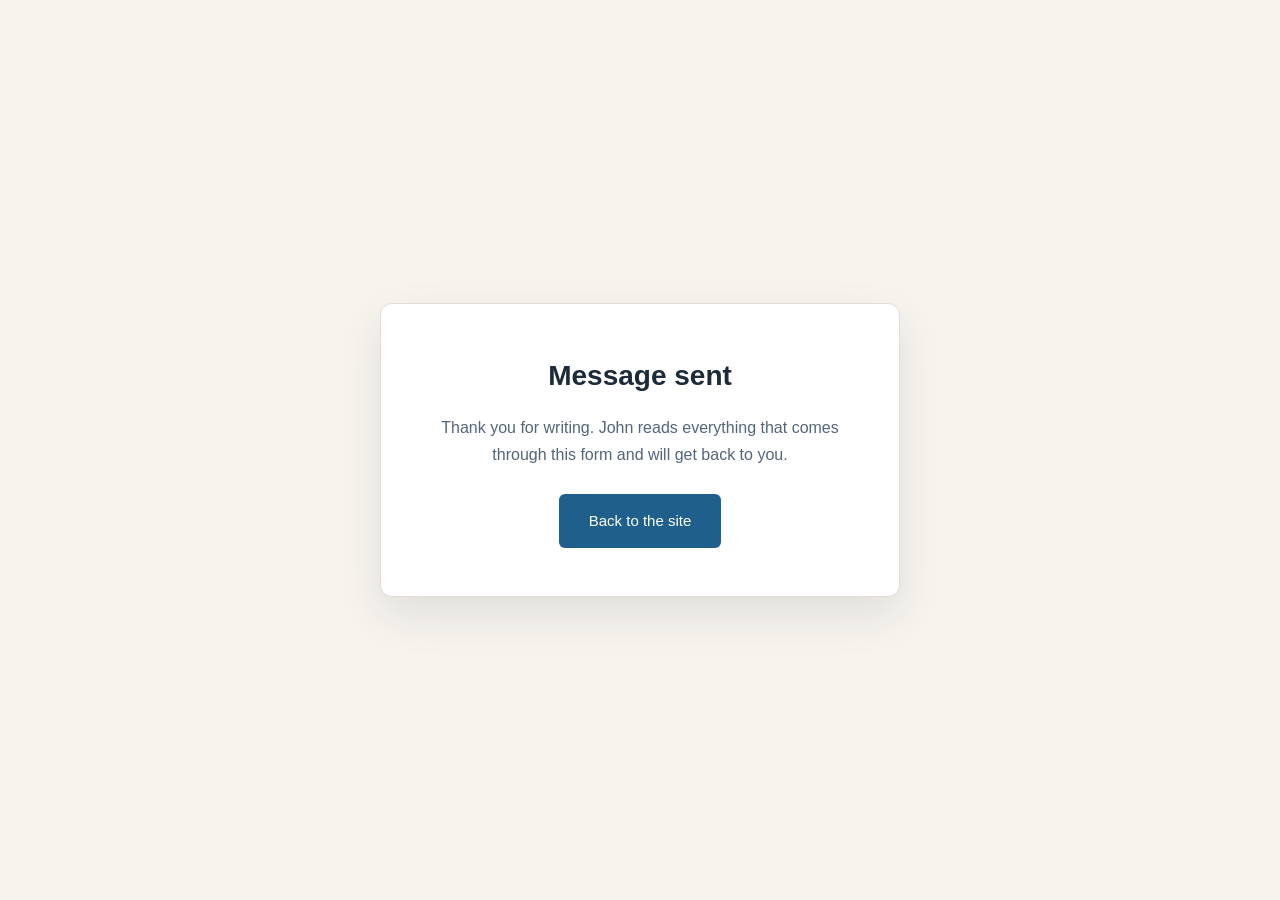
<file: thanks.html>
<!DOCTYPE html>
<html lang="en">
<head>
<meta charset="utf-8">
<meta name="viewport" content="width=device-width, initial-scale=1">
<title>Thank you | John W. Fisher</title>
<meta name="robots" content="noindex">
<link href="vendor/img/favicon.ico" rel="icon">
<style>
  :root{ --ink:#1C2A39; --soft:#54657A; --sea:#1F5F8B; --sand:#F7F4EE; --line:#E3DED4; }
  *{box-sizing:border-box}
  body{margin:0;min-height:100vh;display:flex;align-items:center;justify-content:center;
       background:var(--sand);color:var(--soft);
       font-family:-apple-system,BlinkMacSystemFont,"Segoe UI",Roboto,Helvetica,Arial,sans-serif;
       padding:28px;line-height:1.7}
  .card{background:#fff;border:1px solid var(--line);border-radius:12px;
        padding:48px 40px;max-width:520px;text-align:center;
        box-shadow:0 18px 44px rgba(28,42,57,.10)}
  h1{color:var(--ink);font-size:28px;margin:0 0 14px}
  p{margin:0 0 26px;font-size:16px}
  a.back{display:inline-block;background:var(--sea);color:#fff;text-decoration:none;
         padding:14px 30px;border-radius:6px;font-size:15px;min-height:44px}
  a.back:hover{background:#164A6D}
  a.back:focus-visible{box-shadow:0 0 0 3px var(--sand),0 0 0 6px var(--sea);outline:none}
</style>
</head>
<body>
  <main class="card">
    <h1>Message sent</h1>
    <p>Thank you for writing. John reads everything that comes through this form
       and will get back to you.</p>
    <a class="back" href="./">Back to the site</a>
  </main>
</body>
</html>
</file>
<file: css/site.css>
/* ===================================================================
   John W. Fisher — A Life in Words, Music, and Memory
   Hand-built. No template, no component library, no card system.

   The art direction has to carry the site on one photograph, so the
   visual weight is carried by type, by the two real book covers at
   large size, by rules and dates, and by full-bleed colour. Nothing
   here depicts an event that did not happen.
   =================================================================== */

/* Lora is self-hosted and subset to the characters this page uses: 70KB for
   both cuts, one origin, no third-party request, and it renders identically
   whether or not Google Fonts is reachable. The supporting face is the
   platform's own UI sans, which is San Francisco on Apple, Segoe on Windows.
   Better than shipping a generic geometric webfont, and it costs nothing. */
@font-face{
    font-family:'Lora'; src:url('../fonts/lora.woff2') format('woff2');
    font-weight:400 700; font-style:normal; font-display:swap;
}
@font-face{
    font-family:'Lora'; src:url('../fonts/lora-italic.woff2') format('woff2');
    font-weight:400 700; font-style:italic; font-display:swap;
}
:root{
    --ink:#131C27;
    --navy:#1B3149;
    --navy-deep:#0F2032;
    --blue:#2E5C7E;
    --blue-soft:#7FA0BA;
    --brass:#876931;      /* labels on light grounds, 4.56:1 on ivory */
    --brass-light:#C9A868; /* labels on navy, 7.29:1 */
    --brass-rule:#A8823C;  /* hairlines and marks, decorative only */
    --ivory:#F6F1E7;
    --paper:#FCFAF7;
    --rule:#DCD2C2;
    --muted:#5C6B7A;

    --display:'Lora', 'Iowan Old Style', Georgia, 'Times New Roman', serif;
    --body:-apple-system, BlinkMacSystemFont, 'Segoe UI', 'Helvetica Neue', Helvetica, Arial, sans-serif;

    --rail:96px;
    --gutter:clamp(20px, 5vw, 88px);
}

*,*::before,*::after{ box-sizing:border-box; }

html{ scroll-behavior:smooth; }
@media (prefers-reduced-motion: reduce){ html{ scroll-behavior:auto; } }

body{
    margin:0;
    background:var(--paper);
    color:var(--ink);
    font-family:var(--body);
    font-size:18px;
    line-height:1.72;
    -webkit-font-smoothing:antialiased;
    overflow-x:clip;
}

/* The blanket height:auto exists because an HTML height attribute otherwise
   wins over width:100% and stretches covers. But it also defeats every
   object-fit:cover image, which needs a real height to crop against — that
   is why the hero photograph collapsed to its own aspect ratio instead of
   filling the viewport. Exempt the elements that are deliberately sized. */
img{ max-width:100%; height:auto; display:block; }
.hero-art img,
.spread-figure img,
.overlay > img,
.quote-plate > img,
.plate-tall img{ height:100%; }
a{ color:inherit; }

h1,h2,h3,h4{ font-family:var(--display); font-weight:400; margin:0; line-height:1.06; }

/* Paper grain. Two pixels of noise, not a texture image. */
body::before{
    content:""; position:fixed; inset:0; pointer-events:none; z-index:1; opacity:.5;
    background-image:url("data:image/svg+xml,%3Csvg xmlns='http://www.w3.org/2000/svg' width='140' height='140'%3E%3Cfilter id='n'%3E%3CfeTurbulence type='fractalNoise' baseFrequency='.85' numOctaves='3'/%3E%3C/filter%3E%3Crect width='140' height='140' filter='url(%23n)' opacity='.035'/%3E%3C/svg%3E");
}

/* ---------- shared editorial atoms ---------- */

.eyebrow{
    font-family:var(--body); font-size:12.5px; font-weight:500;
    letter-spacing:.24em; text-transform:uppercase; color:var(--brass);
    display:flex; align-items:center; gap:14px; margin:0 0 26px;
}
.eyebrow::after{ content:""; height:1px; flex:1; background:var(--rule); }
.eyebrow.center{ justify-content:center; }
.eyebrow.center::before{ content:""; height:1px; width:70px; background:var(--rule); }
.eyebrow.center::after{ width:70px; flex:0 0 70px; }

.lede{ font-size:clamp(19px,1.6vw,24px); line-height:1.7; color:var(--muted); max-width:56ch; }
.body-copy p{ margin:0 0 1.35em; max-width:62ch; }
.body-copy p:last-child{ margin-bottom:0; }

.caption{
    font-size:12.5px; letter-spacing:.15em; text-transform:uppercase;
    color:var(--muted); margin-top:14px; display:block;
}
.caption b{ color:var(--ink); font-weight:500; letter-spacing:.1em; }

.wrap{ max-width:1320px; margin:0 auto; padding-inline:var(--gutter); }
.wrap-narrow{ max-width:880px; margin:0 auto; padding-inline:var(--gutter); }

section{ position:relative; }
.band-ivory{ background:var(--ivory); }
.band-navy{ background:var(--navy-deep); color:#EFE7DA; }
.band-navy h2,.band-navy h3{ color:#fff; }
.band-navy .lede{ color:#B9C6D4; }
.band-navy .eyebrow{ color:var(--brass-light); }
.band-navy .eyebrow::after,.band-navy .eyebrow::before{ background:rgba(255,255,255,.22); }

/* =================================================================
   RAIL — narrow, quiet, no icon circles
   ================================================================= */
.rail{
    position:fixed; left:0; top:0; bottom:0; width:var(--rail); z-index:40;
    background:var(--navy-deep); color:#EFE7DA;
    display:flex; flex-direction:column; align-items:center;
    padding:26px 0; gap:34px;
}
.mark{
    font-family:var(--display); font-size:19px; letter-spacing:.16em;
    color:#fff; text-decoration:none; font-weight:500;
}
.mark span{ display:block; height:1px; width:26px; background:var(--brass-rule); margin:9px auto 0; }

.rail nav{ display:flex; flex-direction:column; gap:2px; width:100%; }
.rail nav a{
    display:block; text-align:center; text-decoration:none;
    font-size:12px; letter-spacing:.17em; text-transform:uppercase;
    color:rgba(239,231,218,.62); padding:13px 4px; position:relative;
    transition:color .3s ease;
    min-height:44px;
}
.rail nav a::before{
    content:""; position:absolute; left:0; top:50%; transform:translateY(-50%) scaleY(0);
    width:2px; height:26px; background:var(--brass-rule); transition:transform .3s ease;
}
.rail nav a:hover{ color:#fff; }
.rail nav a.on{ color:#fff; }
.rail nav a.on::before{ transform:translateY(-50%) scaleY(1); }

.rail-foot{
    margin-top:auto; font-size:12px; letter-spacing:.2em; text-transform:uppercase;
    color:rgba(239,231,218,.62); writing-mode:vertical-rl; transform:rotate(180deg);
}

.page{ margin-left:var(--rail); position:relative; z-index:2; }

/* mobile bar and drawer: both are off entirely on desktop. The drawer was
   previously only styled inside the narrow media query, which left it
   rendered and clickable over the hero at every wider size. */
.bar{ display:none; }
.drawer{ display:none; }

/* =================================================================
   HERO — the photograph is the subject, type sits with it
   ================================================================= */
.hero{
    min-height:100vh; display:grid; align-items:stretch;
    grid-template-columns:1.08fr 1fr; background:var(--ivory);
}
.hero-art{ position:relative; overflow:hidden; background:var(--navy-deep); }
.hero-art img{
    width:100%; height:100%; object-fit:cover; object-position:50% 22%;
    filter:saturate(.92) contrast(1.03);
}
.hero-art::after{
    content:""; position:absolute; inset:0;
    background:linear-gradient(to right, rgba(15,32,50,.40), rgba(15,32,50,0) 46%),
               linear-gradient(to top, rgba(15,32,50,.62), rgba(15,32,50,0) 34%);
}
.hero-frame{
    position:absolute; inset:26px; border:1px solid rgba(255,255,255,.26);
    pointer-events:none;
}
.hero-stamp{
    position:absolute; left:44px; bottom:40px; z-index:2;
    font-size:12px; letter-spacing:.2em; text-transform:uppercase;
    color:rgba(255,255,255,.78);
}
.hero-stamp b{ display:block; color:#fff; font-weight:500; margin-bottom:5px; }

.hero-text{
    display:flex; flex-direction:column; justify-content:center;
    padding:clamp(40px,7vw,104px) clamp(26px,6vw,92px);
}
.hero-text h1{
    font-size:clamp(52px,7.2vw,116px); letter-spacing:-.025em;
    font-weight:400; margin-bottom:26px;
}
.hero-text h1 em{
    display:block; font-style:italic; font-weight:400;
    color:var(--blue);
}
.roles{
    display:flex; flex-wrap:wrap; gap:10px 16px; margin:0 0 30px; padding:0; list-style:none;
    font-size:12px; letter-spacing:.2em; text-transform:uppercase; color:var(--muted);
}
.roles li{ display:flex; align-items:center; gap:16px; }
.roles li+li::before{ content:""; width:4px; height:4px; border-radius:50%; background:var(--brass-rule); }
.hero-line{
    font-family:var(--display); font-size:clamp(19px,1.75vw,25px);
    line-height:1.55; font-weight:400; max-width:30ch; margin:0 0 40px; color:var(--ink);
}
.cta-row{ display:flex; flex-wrap:wrap; gap:14px; }
.btn{
    display:inline-flex; align-items:center; gap:11px;
    font-size:12px; letter-spacing:.16em; text-transform:uppercase; font-weight:500;
    padding:17px 28px; text-decoration:none; border:1px solid var(--ink);
    min-height:44px; transition:background .3s ease,color .3s ease,border-color .3s ease;
}
.btn-solid{ background:var(--ink); color:var(--paper); }
.btn-solid:hover{ background:var(--blue); border-color:var(--blue); }
.btn-ghost:hover{ background:var(--ink); color:var(--paper); }
.btn i{ font-style:normal; transition:transform .3s ease; }
.btn:hover i{ transform:translateX(4px); }

/* =================================================================
   STATEMENT — oversized type, the first big moment
   ================================================================= */
.statement{ padding:clamp(90px,13vw,190px) 0; background:var(--ivory); overflow:hidden; }
.statement h2{
    font-size:clamp(52px,10.5vw,168px); font-weight:400; letter-spacing:-.03em;
    line-height:.92; margin-bottom:clamp(40px,6vw,74px);
}
.statement h2 em{ font-style:italic; color:var(--blue); }
.making{
    list-style:none; margin:0; padding:0;
    display:grid; grid-template-columns:repeat(auto-fit,minmax(150px,1fr));
    border-top:1px solid var(--rule);
}
.making li{
    font-family:var(--display); font-size:clamp(21px,2.1vw,32px); font-weight:400;
    padding:26px 0 0; border-right:1px solid var(--rule);
    padding-right:20px;
}
.making li:last-child{ border-right:0; }
.making li span{
    display:block; font-family:var(--body); font-size:12px; letter-spacing:.2em;
    text-transform:uppercase; color:var(--brass); margin-bottom:12px;
}

/* =================================================================
   CHAPTERS
   ================================================================= */
.chapter{ padding:clamp(96px,14vw,210px) 0; }
.chapter-head{ display:flex; align-items:baseline; gap:22px; margin-bottom:44px; }
.chapter-num{
    font-family:var(--display); font-size:clamp(58px,7vw,116px); font-weight:400;
    line-height:.8; color:var(--rule); letter-spacing:-.03em;
}
.band-navy .chapter-num{ color:rgba(255,255,255,.30); }
.chapter-title{ }
.chapter-title .kicker{
    font-size:12px; letter-spacing:.24em; text-transform:uppercase;
    color:var(--brass); display:block; margin-bottom:10px;
}
/* The dark brass is calibrated for ivory and paper. On the navy band it read
   3.22:1, under the 4.5:1 floor; --brass-light is the navy-ground twin. */
.band-navy .chapter-title .kicker{ color:var(--brass-light); }
.chapter-title h2{ font-size:clamp(42px,5.8vw,84px); font-weight:400; letter-spacing:-.02em; }

.split{ display:grid; grid-template-columns:1fr 1fr; gap:clamp(34px,5vw,84px); align-items:center; }
.split.wide-left{ grid-template-columns:1.25fr 1fr; }
.split.wide-right{ grid-template-columns:1fr 1.25fr; }

/* pull quote */
.pull{
    font-family:var(--display); font-size:clamp(30px,3.8vw,56px); font-weight:400;
    font-style:italic; line-height:1.28; letter-spacing:-.015em;
    border-left:2px solid var(--brass-rule); padding-left:clamp(20px,3vw,40px);
    margin:0; max-width:24ch;
}
.pull cite{
    display:block; font-family:var(--body); font-style:normal; font-size:12px;
    letter-spacing:.2em; text-transform:uppercase; color:var(--muted); margin-top:22px;
}

/* a document-like block: the archival voice, no fake photo */
.doc{
    background:var(--paper); border:1px solid var(--rule); padding:clamp(26px,3.4vw,44px);
    position:relative;
}
.band-navy .doc{ background:rgba(255,255,255,.045); border-color:rgba(255,255,255,.16); }
.doc::before{
    content:""; position:absolute; left:-1px; top:26px; width:3px; height:44px; background:var(--brass-rule);
}
.doc .stamp{
    font-size:12px; letter-spacing:.22em; text-transform:uppercase;
    color:var(--brass); margin-bottom:16px; display:block;
}
.band-navy .doc .stamp{ color:var(--brass-light); }   /* was 2.85:1 on navy */
.doc h3{ font-size:clamp(24px,2.2vw,33px); font-weight:400; margin-bottom:14px; }
.doc p{ margin:0; font-size:15.5px; line-height:1.7; color:var(--muted); }
.band-navy .doc p{ color:#AFC0D0; }

/* the ledger: dates as an archival index, not a timeline widget */
.ledger{ list-style:none; margin:0; padding:0; border-top:1px solid var(--rule); }
.band-navy .ledger{ border-color:rgba(255,255,255,.2); }
.ledger li{
    display:grid; grid-template-columns:118px 1fr; gap:clamp(16px,3vw,44px);
    padding:24px 0; border-bottom:1px solid var(--rule);
    transition:background .35s ease;
}
.band-navy .ledger li{ border-color:rgba(255,255,255,.14); }
.ledger li:hover{ background:rgba(168,130,60,.05); }
.ledger .yr{
    font-family:var(--display); font-size:clamp(17px,1.5vw,22px); font-weight:400;
    color:var(--brass); letter-spacing:.01em;
}
.ledger h4{ font-family:var(--display); font-size:clamp(21px,1.9vw,28px); font-weight:400; margin-bottom:7px; }
.ledger p{ margin:0; font-size:15px; line-height:1.68; color:var(--muted); max-width:64ch; }
.band-navy .ledger p{ color:#AFC0D0; }

/* =================================================================
   SERMON SONG — the one idea that is entirely his
   ================================================================= */
.sermon{ padding:clamp(90px,13vw,180px) 0; }
.sermon h2{
    font-size:clamp(44px,8vw,132px); font-weight:400; letter-spacing:-.03em; line-height:.95;
    margin-bottom:34px;
}
.sermon h2 em{ font-style:italic; color:var(--brass-light); }
.staff{
    height:1px; background:rgba(255,255,255,.2); margin:0 0 10px;
    box-shadow:0 8px 0 rgba(255,255,255,.2), 0 16px 0 rgba(255,255,255,.2),
               0 24px 0 rgba(255,255,255,.2), 0 32px 0 rgba(255,255,255,.2);
}
.staff-wrap{ margin:clamp(40px,6vw,70px) 0 0; padding-bottom:42px; }

/* =================================================================
   FEATURED BOOK — publisher spread
   ================================================================= */
.feature{ padding:clamp(96px,14vw,220px) 0; }
.feature-grid{ display:grid; grid-template-columns:1fr 1fr; gap:clamp(36px,6vw,96px); align-items:center; }
.book-plate{ position:relative; }
.book-plate::before{
    content:""; position:absolute; left:8%; top:7%; width:86%; height:93%;
    background:linear-gradient(160deg, rgba(46,92,126,.16), rgba(168,130,60,.13));
}
.book-plate img{
    position:relative; width:100%; height:auto; max-width:430px; margin-inline:auto;
    box-shadow:
        0 2px 0 rgba(0,0,0,.10),
        22px 30px 60px rgba(19,28,39,.30);
    transform:perspective(1400px) rotateY(-7deg);
    transition:transform .6s cubic-bezier(.2,.7,.3,1), box-shadow .6s ease;
}
.book-plate:hover img{
    transform:perspective(1400px) rotateY(-3deg) translateY(-6px);
    box-shadow:0 2px 0 rgba(0,0,0,.10), 26px 38px 74px rgba(19,28,39,.36);
}
@media (prefers-reduced-motion: reduce){
    .book-plate img,.book-plate:hover img{ transform:none; transition:none; }
}
.feature h2{ font-size:clamp(44px,6.2vw,96px); font-weight:400; letter-spacing:-.025em; margin-bottom:8px; }
.feature h2 em{ font-style:italic; display:block; color:var(--blue); }
.byline{
    font-size:12px; letter-spacing:.2em; text-transform:uppercase; color:var(--muted);
    margin:0 0 30px;
}
.specs{ list-style:none; margin:32px 0 34px; padding:0; border-top:1px solid var(--rule); }
.specs li{
    display:grid; grid-template-columns:132px 1fr; gap:18px;
    padding:13px 0; border-bottom:1px solid var(--rule); font-size:14.5px;
}
.specs dt,.specs .k{
    font-size:12px; letter-spacing:.19em; text-transform:uppercase; color:var(--muted);
    padding-top:3px;
}
.avail{ font-size:14.5px; color:var(--muted); margin:0 0 26px; max-width:52ch; }

/* =================================================================
   THE BOOKS — a shelf, not a card grid
   ================================================================= */
.shelf{ padding:clamp(80px,11vw,150px) 0; }
.shelf-list{ margin-top:clamp(40px,5vw,70px); }
.vol{
    display:grid; grid-template-columns:clamp(150px,20vw,290px) 1fr auto; gap:clamp(24px,4vw,64px);
    align-items:start; padding:clamp(30px,4vw,52px) 0; border-top:1px solid var(--rule);
}
.vol:last-child{ border-bottom:1px solid var(--rule); }
.vol-cover img{
    width:100%; height:auto; box-shadow:14px 18px 36px rgba(19,28,39,.20);
    transition:transform .5s ease, box-shadow .5s ease;
}
.vol:hover .vol-cover img{ transform:translateY(-5px); box-shadow:18px 26px 46px rgba(19,28,39,.26); }
@media (prefers-reduced-motion: reduce){ .vol:hover .vol-cover img{ transform:none; } }
.vol-kind{
    font-size:12px; letter-spacing:.2em; text-transform:uppercase; color:var(--brass);
    display:block; margin-bottom:12px;
}
.vol h3{ font-family:var(--display); font-size:clamp(28px,3.1vw,46px); font-weight:400; margin-bottom:14px; letter-spacing:-.015em; }
.vol p{ margin:0; color:var(--muted); font-size:15.5px; max-width:58ch; }
.vol-meta{ text-align:right; min-width:150px; }
.vol-status{
    font-size:12px; letter-spacing:.18em; text-transform:uppercase;
    padding:7px 13px; border:1px solid var(--rule); display:inline-block; color:var(--muted);
    white-space:nowrap;
}
.vol-status.live{ border-color:var(--brass); color:var(--brass); }
.vol-isbn{ display:block; font-size:12.5px; letter-spacing:.06em; color:var(--muted); margin-top:14px; }

/* =================================================================
   ARCHIVE — only real artifacts, honestly captioned
   ================================================================= */
.archive{ padding:clamp(96px,14vw,210px) 0; }
.plates{
    display:grid; gap:clamp(20px,2.6vw,38px);
    grid-template-columns:repeat(12,1fr); margin-top:clamp(40px,5vw,66px);
}
.plate{ position:relative; }
/* Book covers must never be cropped: a cover is the artwork, not a texture.
   Photographs may crop to fill. */
.plate img{ width:100%; height:auto; display:block; }
.plate-tall img{ height:100%; object-fit:cover; }
.plate-a{ grid-column:span 5; }
.plate-b{ grid-column:span 3; }
.plate-c{ grid-column:span 4; }
.plate-wide{ grid-column:span 7; }
.plate-tall{ grid-column:span 5; }
.plate figcaption{
    font-size:12px; letter-spacing:.16em; text-transform:uppercase; color:var(--muted);
    margin-top:13px; display:block;
}
.plate figcaption b{ color:var(--ink); font-weight:500; }
.plate-note{
    display:flex; flex-direction:column; justify-content:center;
    border:1px solid var(--rule); padding:clamp(22px,2.6vw,34px); background:var(--paper);
}
.plate-note .n{
    font-family:var(--display); font-size:clamp(42px,5.2vw,80px); font-weight:400;
    color:var(--brass); line-height:1; margin-bottom:12px;
}
.plate-note p{ margin:0; font-size:14.5px; color:var(--muted); }

/* =================================================================
   CONTACT
   ================================================================= */
.contact{ padding:clamp(80px,11vw,150px) 0; }
.purposes{
    display:grid; grid-template-columns:repeat(3,1fr); gap:0;
    margin:clamp(40px,5vw,66px) 0 clamp(50px,6vw,80px);
    border-top:1px solid rgba(255,255,255,.2); border-bottom:1px solid rgba(255,255,255,.2);
}
.purpose{
    padding:clamp(26px,3.4vw,44px) clamp(20px,2.6vw,38px);
    border-right:1px solid rgba(255,255,255,.2);
}
.purpose:last-child{ border-right:0; }
.purpose h3{ font-size:clamp(23px,2.2vw,31px); font-weight:400; margin-bottom:12px; }
.purpose p{ margin:0 0 20px; font-size:15px; color:#AFC0D0; }
.purpose a{
    font-size:12.5px; letter-spacing:.16em; text-transform:uppercase;
    color:var(--brass-light); text-decoration:none;
    display:inline-flex; align-items:center; gap:9px; min-height:44px;
}
.purpose a i{ font-style:normal; transition:transform .3s ease; }
.purpose a:hover i{ transform:translateX(4px); }

.form-grid{ display:grid; grid-template-columns:1fr 1fr; gap:clamp(30px,5vw,80px); align-items:start; }
.field{ margin-bottom:22px; }
.field label{
    display:block; font-size:12px; letter-spacing:.19em; text-transform:uppercase;
    color:#AFC0D0; margin-bottom:9px;
}
.field input,.field textarea{
    width:100%; background:transparent; border:0; border-bottom:1px solid rgba(255,255,255,.28);
    color:#fff; font-family:var(--body); font-size:16px; padding:11px 2px; min-height:44px;
    transition:border-color .3s ease;
}
.field textarea{ resize:vertical; min-height:110px; }
.field input:focus,.field textarea:focus{ border-bottom-color:var(--brass-light); }
.field input:focus-visible,.field textarea:focus-visible{
    outline:2px solid var(--brass-light); outline-offset:3px;
}
.btn-send{
    background:var(--brass); color:var(--navy-deep); border:1px solid var(--brass);
    font-family:var(--body); cursor:pointer;
}
.btn-send:hover{ background:var(--brass-light); border-color:var(--brass-light); }

.details{ list-style:none; margin:0; padding:0; }
.details li{ padding:20px 0; border-bottom:1px solid rgba(255,255,255,.16); }
.details .k{
    font-size:12px; letter-spacing:.2em; text-transform:uppercase; color:var(--brass-light);
    display:block; margin-bottom:8px;
}
.details a{ color:#EFE7DA; text-decoration:none; }
.details a:hover{ color:#fff; text-decoration:underline; }
.socials{ display:flex; flex-wrap:wrap; gap:10px 26px; margin-top:8px; }
.socials a{ font-size:13px; min-height:44px; display:inline-flex; align-items:center; }

.colophon{
    padding:44px 0 60px; font-size:13.5px; line-height:1.85; color:#8FA2B4;
    border-top:1px solid rgba(255,255,255,.14); margin-top:clamp(50px,6vw,80px);
}
.colophon a{ color:#B9C6D4; }

/* =================================================================
   REVEAL — CSS defaults to visible; JS opts in.
   A script failure costs an animation, never the content.
   ================================================================= */
.rv{ opacity:1; transform:none; }
html.anim .rv{ opacity:0; transform:translateY(22px); transition:opacity .9s ease, transform .9s cubic-bezier(.2,.7,.3,1); }
html.anim .rv.in{ opacity:1; transform:none; }
@media (prefers-reduced-motion: reduce){
    html.anim .rv{ opacity:1 !important; transform:none !important; transition:none !important; }
}

*:focus-visible{
    outline:2px solid var(--brass); outline-offset:3px;
}
.band-navy *:focus-visible{ outline-color:var(--brass-light); }

.skip{
    position:absolute; left:-9999px; top:0; background:var(--ink); color:#fff;
    padding:14px 22px; z-index:100; text-decoration:none; font-size:13px;
}
.skip:focus{ left:var(--rail); }

/* =================================================================
   RESPONSIVE
   ================================================================= */
@media (max-width: 1100px){
    .vol{ grid-template-columns:150px 1fr; }
    .vol-meta{ grid-column:2; text-align:left; margin-top:16px; }
    .purposes{ grid-template-columns:1fr; }
    .purpose{ border-right:0; border-bottom:1px solid rgba(255,255,255,.2); }
    .purpose:last-child{ border-bottom:0; }
}

@media (max-width: 900px){
    :root{ --rail:0px; }
    .rail{ display:none; }
    .page{ margin-left:0; padding-top:62px; }
    .skip:focus{ left:12px; }

    .bar{
        display:flex; position:fixed; top:0; left:0; right:0; z-index:50; height:62px;
        background:var(--navy-deep); color:#fff; align-items:center;
        justify-content:space-between; padding:0 18px;
    }
    .bar .mark{ font-size:17px; }
    .bar .mark span{ display:none; }
    .bar button{
        background:none; border:0; color:#fff; font-family:var(--body);
        font-size:12px; letter-spacing:.18em; text-transform:uppercase;
        min-width:44px; min-height:44px; cursor:pointer; display:flex;
        align-items:center; gap:9px;
    }
    .bar-lines{ display:inline-block; width:20px; }
    .bar-lines::before,.bar-lines::after{
        content:""; display:block; height:1.5px; background:#fff; margin:4px 0;
    }
    .drawer{
        display:flex;
        position:fixed; inset:62px 0 0; background:var(--navy-deep); z-index:49;
        transform:translateY(-14px); opacity:0; pointer-events:none;
        transition:opacity .3s ease, transform .3s ease;
        display:flex; flex-direction:column; justify-content:center; gap:6px; padding:0 26px;
    }
    .drawer.open{ opacity:1; transform:none; pointer-events:auto; }
    .drawer a{
        font-family:var(--display); font-size:29px; font-weight:400; color:#EFE7DA;
        text-decoration:none; padding:13px 0; border-bottom:1px solid rgba(255,255,255,.12);
        min-height:44px;
    }

    .hero{ grid-template-columns:1fr; min-height:0; }
    .hero-art{ height:58vh; min-height:340px; }
    .hero-text{ padding:44px 26px 60px; }
    .hero-frame{ inset:16px; }
    .hero-stamp{ left:30px; bottom:28px; }

    .split,.split.wide-left,.split.wide-right,.feature-grid,.form-grid{ grid-template-columns:1fr; }
    .chapter-head{ flex-direction:column; align-items:flex-start; gap:8px; }
    .making li{ border-right:0; border-bottom:1px solid var(--rule); padding-bottom:20px; }
    .making li:last-child{ border-bottom:0; }

    .plates{ grid-template-columns:repeat(6,1fr); }
    .plate-a,.plate-b,.plate-c,.plate-wide,.plate-tall{ grid-column:span 6; }
    .plate-b,.plate-c{ grid-column:span 3; }

    .ledger li{ grid-template-columns:1fr; gap:6px; }
    .vol{ grid-template-columns:170px 1fr; gap:26px; }
    .specs li{ grid-template-columns:1fr; gap:4px; }
    .specs .k{ padding-top:0; }
}

@media (max-width: 480px){
    body{ font-size:16px; }
    .vol{ grid-template-columns:1fr; }
    .vol-cover img{ max-width:180px; }
    .plate-b,.plate-c{ grid-column:span 6; }
    .hero-art{ height:52vh; min-height:290px; }
    .roles{ gap:8px 12px; font-size:12px; }
}

/* The record block sits beside body copy, so it needs a little more air and
   room for the run of bolded labels. */
.doc p b{ color:var(--ink); font-weight:500; }
.band-navy .doc p b{ color:#fff; }
.doc p{ line-height:1.95; }

/* ---------------------------------------------------------------
   Touch targets the audit caught.
   Contact links rendered 19px tall, the TikTok link 37px wide, and the
   rail wordmark 41x30. All are real targets people press.
   --------------------------------------------------------------- */
.details a{
    display:inline-flex; align-items:center;
    min-height:44px; min-width:44px; padding:4px 0;
}
.socials a{ min-width:60px; padding:0 2px; }
.mark{
    display:inline-flex; flex-direction:column; align-items:center; justify-content:center;
    min-width:44px; min-height:44px;
}

/* Slightly more air now that the labels are larger. */
.eyebrow{ letter-spacing:.2em; }
.vol-kind,.hero-stamp,.doc .stamp,.chapter-title .kicker{ letter-spacing:.18em; }
.rail nav a{ letter-spacing:.14em; }

/* ============================================================
   17. EDITORIAL PHOTOGRAPHY
   A photograph is set as a document plate, not a card: a hairline
   above it, the image itself, then a caption in the same brass
   small-caps used for every other label on the page. No shadow,
   no rounded corner, no hover lift — those read as UI, and this
   is meant to read as print.
   ============================================================ */
.photo{ margin:clamp(46px,7vw,92px) 0 0; }
.photo img{
    display:block; width:100%; height:auto;
    border-top:1px solid var(--rule);
    border-bottom:1px solid var(--rule);
}
.band-navy .photo img{ border-color:rgba(201,168,104,.34); }

.photo figcaption{
    display:flex; gap:14px; align-items:baseline;
    margin-top:14px;
    font-size:12.5px; line-height:1.5; letter-spacing:.1em;
    text-transform:uppercase; color:var(--brass);
}
.band-navy .photo figcaption{ color:var(--brass-light); }
.photo figcaption b{
    font-weight:600; white-space:nowrap;
    border-right:1px solid var(--rule); padding-right:14px;
}
.band-navy .photo figcaption b{ border-color:rgba(201,168,104,.4); }
.photo figcaption span{
    letter-spacing:.02em; text-transform:none; font-size:13.5px;
    color:var(--muted); font-style:italic;
}
.band-navy .photo figcaption span{ color:rgba(246,241,231,.72); }

/* Full-bleed variant: escapes .wrap and runs edge to edge.
   Only used where the source file is genuinely wide enough. */
/* transform:translateX(-50%) leaves the untransformed box sticking out to the
   right and adds it to the document's scroll width — the desktop audit caught
   768px of horizontal overflow from exactly that. Margin-only bleed has no
   phantom box. body uses overflow-x:clip rather than hidden because clip does
   not create a scroll container, so the sticky rail nav keeps working. */
.photo-bleed{
    /* The bleed target is the .page column, not the viewport: the fixed rail
       occupies var(--rail) on the left, so a plain 100vw ran 96px past the
       right edge (the audit read 48px of it at every desktop width). --rail
       collapses to 0 under 900px, so one formula covers every viewport. */
    --bleed:calc(100vw - var(--rail));
    width:var(--bleed); max-width:var(--bleed);
    margin-left:calc(50% - var(--bleed) / 2);
    margin-right:calc(50% - var(--bleed) / 2);
}
.photo-bleed figcaption{
    max-width:1320px; margin-left:auto; margin-right:auto;
    padding-inline:var(--gutter);
}
.photo-bleed img{ max-height:74vh; object-fit:cover; object-position:center 32%; }

/* Paired with body copy rather than standing alone. */
.photo-inset{ margin-top:clamp(34px,5vw,58px); }

@media (max-width:900px){
    .photo figcaption{ flex-direction:column; gap:6px; }
    /* nowrap keeps the plate label on one line beside the note on wide screens,
       but at 280px "Plate III - The Sermon Song Singers" is 292px wide and
       pushed the whole document 32px sideways. Once the caption stacks there is
       nothing left to keep on one line, so let it wrap. */
    .photo figcaption b{ border-right:0; padding-right:0; white-space:normal; }
    .photo-bleed img{ max-height:none; }
}

/* ============================================================
   18. LAYOUT VARIETY
   Eight photographs all set as identical full-bleed plates read
   as one template repeated. These are the alternative settings:
   a half-and-half split, a photograph carrying overlaid display
   type, and a photograph paired with a verified quote. The rule
   for the page is simply that no two consecutive sections use
   the same one.
   ============================================================ */

/* --- TYPE B: image 50% of the viewport, text in the other half --- */
.spread{
    --bleed:calc(100vw - var(--rail));
    width:var(--bleed); max-width:var(--bleed);
    margin-left:calc(50% - var(--bleed) / 2);
    margin-right:calc(50% - var(--bleed) / 2);
    display:grid; grid-template-columns:1fr 1fr; align-items:stretch;
    margin-top:clamp(46px,7vw,92px);
}
.spread-figure{ margin:0; position:relative; overflow:hidden; min-height:clamp(420px,72vh,840px); }
.spread-figure img{
    width:100%; height:100%; object-fit:cover; display:block;
    transition:transform .9s cubic-bezier(.2,.7,.3,1);
}
.spread:hover .spread-figure img{ transform:scale(1.02); }
.spread-body{
    display:flex; flex-direction:column; justify-content:center;
    padding:clamp(34px,5vw,86px); background:var(--ivory);
}
.band-ivory .spread-body{ background:var(--paper); }
.spread-body .eyebrow{ margin-bottom:18px; }
.spread-body h3{
    font-family:var(--display); font-weight:400; letter-spacing:-.02em;
    font-size:clamp(31px,3.9vw,60px); line-height:1.07; margin:0 0 22px;
}
.spread-body p{ font-size:clamp(17px,1.35vw,19.5px); line-height:1.75; color:var(--muted); max-width:44ch; margin:0 0 1.1em; }
.spread-flip .spread-figure{ order:2; }

/* --- TYPE C: the photograph carries the headline --- */
.overlay{
    --bleed:calc(100vw - var(--rail));
    position:relative; width:var(--bleed); max-width:var(--bleed);
    margin-left:calc(50% - var(--bleed) / 2);
    margin-right:calc(50% - var(--bleed) / 2);
    min-height:clamp(560px,92vh,1040px);
    display:flex; align-items:flex-end;
    overflow:hidden; isolation:isolate;
}
.overlay > img{
    position:absolute; inset:0; width:100%; height:100%;
    object-fit:cover; object-position:center 34%; z-index:-2;
}
/* A single gradient, not a flat scrim: the type stays legible at the
   foot of the frame while the photograph keeps its own light at the top. */
.overlay::after{
    content:""; position:absolute; inset:0; z-index:-1;
    background:
      linear-gradient(to top,
        rgba(15,32,50,.94) 0%, rgba(15,32,50,.78) 24%,
        rgba(15,32,50,.34) 52%, rgba(15,32,50,.06) 76%),
      linear-gradient(to right,
        rgba(15,32,50,.62) 0%, rgba(15,32,50,.22) 38%, rgba(15,32,50,0) 66%);
}
.overlay-inner{ padding:clamp(34px,6vw,96px); max-width:1320px; width:100%; margin:0 auto; }
.overlay .eyebrow{ color:var(--brass-light); }
.overlay h2{
    font-family:var(--display); font-weight:400; color:#fff;
    font-size:clamp(48px,8.2vw,140px); line-height:.95; letter-spacing:-.035em;
    margin:14px 0 0; text-wrap:balance;
}
.overlay .stat{
    display:flex; align-items:baseline; gap:18px; margin-top:clamp(22px,3vw,40px);
    border-top:1px solid rgba(201,168,104,.4); padding-top:20px; max-width:520px;
}
.overlay .stat b{
    font-family:var(--display); font-weight:400; color:var(--brass-light);
    font-size:clamp(48px,6vw,96px); line-height:1; letter-spacing:-.035em;
}
.overlay .stat span{
    font-size:14px; letter-spacing:.14em; text-transform:uppercase;
    color:rgba(246,241,231,.82); line-height:1.5;
}
.overlay .credit{
    position:absolute; right:clamp(14px,2vw,26px); bottom:clamp(10px,1.4vw,16px);
    font-size:11.5px; letter-spacing:.08em; color:rgba(246,241,231,.62);
    z-index:1; margin:0;
}

/* --- TYPE D: photograph as the ground for a verified quote --- */
.quote-plate{
    --bleed:calc(100vw - var(--rail));
    position:relative; width:var(--bleed); max-width:var(--bleed);
    margin:clamp(46px,7vw,92px) calc(50% - var(--bleed) / 2) 0;
    min-height:clamp(500px,80vh,880px);
    display:grid; place-items:center; overflow:hidden; isolation:isolate;
}
.quote-plate > img{
    position:absolute; inset:0; width:100%; height:100%;
    object-fit:cover; object-position:center 30%; z-index:-2;
}
.quote-plate::after{ content:""; position:absolute; inset:0; z-index:-1; background:rgba(15,32,50,.72); }
.quote-plate blockquote{
    margin:0; padding:clamp(30px,5vw,72px); max-width:22ch; text-align:center;
    font-family:var(--display); font-style:italic; font-weight:400; color:#fff;
    font-size:clamp(30px,4.8vw,74px); line-height:1.14; letter-spacing:-.018em;
}
.quote-plate cite{
    display:block; margin-top:26px; font-style:normal; font-family:var(--body);
    font-size:12.5px; letter-spacing:.18em; text-transform:uppercase;
    color:var(--brass-light);
}

@media (max-width:900px){
    .spread{ grid-template-columns:1fr; }
    .spread-flip .spread-figure{ order:0; }
    .spread-figure{ min-height:clamp(280px,52vh,420px); }
    .overlay{ min-height:clamp(440px,74vh,620px); }
    .overlay h2{ font-size:clamp(38px,10vw,64px); }
    .quote-plate blockquote{ max-width:none; }
}

/* ============================================================
   19. THE SERMON SONG — words becoming notation
   Two stacked layers cross-faded on scroll: the words of the
   reading, then the staff they turned into. The notation is the
   resting state, so if the script never runs, or motion is
   reduced, the section still shows the finished idea rather
   than a blank box.
   ============================================================ */
.sermon-lede{ max-width:34ch; color:#AFC0D0 !important; margin-bottom:clamp(30px,4vw,54px); }
.sermon-lede + .morph{ margin-top:0; }

.morph{
    position:relative; margin:clamp(34px,5vw,70px) 0;
    padding:clamp(26px,4vw,52px) 0;
    border-top:1px solid rgba(201,168,104,.26);
    border-bottom:1px solid rgba(201,168,104,.26);
    min-height:clamp(150px,20vw,220px);
    display:grid; place-items:center;
}
.morph-words, .morph-staff{ grid-area:1 / 1; width:100%; }

.morph-words{
    display:flex; flex-wrap:wrap; justify-content:center;
    gap:.32em clamp(14px,2vw,30px);
    font-family:var(--display); font-style:italic; font-weight:400;
    font-size:clamp(24px,3.6vw,54px); line-height:1.2; color:#F6F1E7;
    text-align:center;
}
.morph-staff{ color:var(--brass-light); max-width:840px; opacity:0; }

/* Resting state when nothing is driving the animation. */
.morph-staff{ opacity:1; }
.morph-words{ opacity:1; }

/* Only once the script marks the section as animatable do the two
   layers become a cross-fade rather than an overlay. */
.js-morph .morph-staff{ opacity:0; transform:translateY(8px); }
.js-morph .morph .ms-notes g{ opacity:0; transform:translateY(6px); }
.js-morph .morph.is-lit .morph-words{ opacity:0; transform:translateY(-10px); }
.js-morph .morph.is-lit .morph-staff{ opacity:1; transform:none; }
.js-morph .morph.is-lit .ms-notes g{ opacity:1; transform:none; }

.js-morph .morph-words{ transition:opacity .7s ease .15s, transform .7s ease .15s; }
.js-morph .morph-staff{ transition:opacity .8s ease .45s, transform .8s ease .45s; }
.js-morph .ms-notes g{ transition:opacity .5s ease, transform .5s ease; }
.js-morph .morph.is-lit .ms-notes g:nth-child(1){ transition-delay:.75s; }
.js-morph .morph.is-lit .ms-notes g:nth-child(2){ transition-delay:.86s; }
.js-morph .morph.is-lit .ms-notes g:nth-child(3){ transition-delay:.97s; }
.js-morph .morph.is-lit .ms-notes g:nth-child(4){ transition-delay:1.08s; }
.js-morph .morph.is-lit .ms-notes g:nth-child(5){ transition-delay:1.19s; }
.js-morph .morph.is-lit .ms-notes g:nth-child(6){ transition-delay:1.30s; }

.morph-cap{
    grid-area:1 / 1; align-self:end; justify-self:center;
    margin:0; transform:translateY(clamp(34px,5vw,60px));
    font-size:12px; letter-spacing:.2em; text-transform:uppercase;
    color:rgba(201,168,104,.85);
}

@media (prefers-reduced-motion: reduce){
    .js-morph .morph-words{ opacity:0; transition:none; }
    .js-morph .morph-staff, .js-morph .morph .ms-notes g{ opacity:1; transform:none; transition:none; }
}

/* Small print under a split-spread body, for the generated-image note. */
.credit-note{
    margin-top:auto; padding-top:22px;
    font-size:12px !important; letter-spacing:.09em; text-transform:uppercase;
    color:var(--brass) !important;
}
.band-navy .credit-note{ color:var(--brass-light) !important; }

/* Featured book: the cover is the hero of this section, so let it run
   large and give it real physical weight rather than a card border. */
.feature-grid{ grid-template-columns:0.92fr 1fr; gap:clamp(36px,6vw,110px); }
.book-plate img{
    max-width:none; width:100%;
    box-shadow:0 2px 4px rgba(19,28,39,.10), 0 26px 60px -18px rgba(19,28,39,.42);
}
.buy-row{ display:flex; flex-wrap:wrap; gap:14px; margin-top:30px; }
.avail{ margin-top:16px; font-size:13.5px; color:var(--muted); max-width:46ch; }

@media (max-width:900px){
    .feature-grid{ grid-template-columns:1fr; }
    .book-plate img{ max-width:340px; margin:0 auto; }
}

/* Two failures the contrast audit caught after the layout change.

   1. .spread-body paints itself ivory, but inside the navy band the text
      colour is still inherited white — "The reading comes first." measured
      1.13:1. Inside a dark band the panel has to be dark too.
   2. .overlay relied entirely on the photograph and its gradient for the
      dark ground under white type. If that image 404s or is still decoding,
      the type is white on ivory and invisible. A base colour underneath
      makes the section legible before, and without, the photograph. */
.overlay{ background:var(--navy-deep); color:#fff; }
.quote-plate{ background:var(--navy-deep); }

.band-navy .spread-body{ background:#16293D; }
.band-navy .spread-body h3{ color:#F6F1E7; }
.band-navy .spread-body p{ color:#AFC0D0; }
.band-navy .spread-body .eyebrow{ color:var(--brass-light); }

/* Purchase actions live with each title rather than in a separate row, so a
   reader deciding on a book acts where they are. Only the two titles with a
   verified retailer listing get a button; the rest keep their status label
   and nothing that looks clickable. */
.vol-meta{ display:flex; flex-direction:column; align-items:flex-end; gap:12px; }
.vol-buy{
    display:inline-flex; align-items:center; gap:9px; max-width:100%;
    padding:12px 20px; background:var(--ink); color:var(--paper);
    font-size:12.5px; letter-spacing:.12em; text-transform:uppercase;
    text-decoration:none; white-space:nowrap;
    transition:background .3s ease, transform .3s ease;
}
.vol-buy:hover{ background:var(--blue); transform:translateY(-2px); }
.vol-pub{
    display:inline-flex; align-items:center; min-height:44px; padding:0 2px;
    font-size:12px; letter-spacing:.1em; text-transform:uppercase;
    color:var(--brass); text-decoration:none;
    box-shadow:inset 0 -1px 0 currentColor;
}
.vol-pub:hover{ color:var(--blue); }
@media (prefers-reduced-motion: reduce){ .vol-buy:hover{ transform:none; } }
/* The status/buy column is a third grid track. Below 700px there is no room
   for three tracks, and leaving it to auto-place pushed it into an implicit
   column 59px past the viewport — which then stretched the fixed drawer to
   the document's scroll width and failed every mobile viewport at once.
   Stacking the whole row removes the third track entirely. */
@media (max-width:700px){
    .vol{ grid-template-columns:1fr; gap:22px; }
    .vol-cover{ max-width:220px; }
    .vol-meta{ flex-direction:row; align-items:center; justify-content:flex-start; flex-wrap:wrap; }
}

/* ============================================================
   20. MOTION
   Everything here is opacity and transform only, so nothing
   triggers layout. The resting state of every element is
   *visible*: the script adds .js-motion and only then are the
   start states applied. A failed script therefore costs an
   animation and never costs content.
   ============================================================ */

/* --- hero entrance: image uncovers, then name, roles, line, buttons --- */
.js-motion .hero-art img{ clip-path:inset(0 0 100% 0); transform:scale(1.06); }
.js-motion .hero-art.in img{
    clip-path:inset(0 0 0 0); transform:scale(1);
    transition:clip-path 1s cubic-bezier(.22,.7,.25,1), transform 1.4s cubic-bezier(.22,.7,.25,1);
}
.js-motion .hero-text > *{ opacity:0; transform:translateY(18px); }
.js-motion .hero-text.in > *{
    opacity:1; transform:none;
    transition:opacity .7s ease, transform .7s cubic-bezier(.22,.7,.25,1);
}
.js-motion .hero-text.in > *:nth-child(1){ transition-delay:.20s; }
.js-motion .hero-text.in > *:nth-child(2){ transition-delay:.34s; }
.js-motion .hero-text.in > *:nth-child(3){ transition-delay:.46s; }
.js-motion .hero-text.in > *:nth-child(4){ transition-delay:.58s; }

/* --- editorial mask reveal on the major photographs --- */
.js-motion .spread-figure img,
.js-motion .overlay > img,
.js-motion .quote-plate > img{ clip-path:inset(0 0 100% 0); }
.js-motion .in-view .spread-figure img,
.js-motion .overlay.in-view > img,
.js-motion .quote-plate.in-view > img{
    clip-path:inset(0 0 0 0);
    transition:clip-path 1.05s cubic-bezier(.22,.7,.25,1);
}
/* The body copy beside a photograph follows it rather than arriving together. */
.js-motion .spread-body > *{ opacity:0; transform:translateY(16px); }
.js-motion .in-view .spread-body > *{
    opacity:1; transform:none;
    transition:opacity .65s ease, transform .65s cubic-bezier(.22,.7,.25,1);
}
.js-motion .in-view .spread-body > *:nth-child(1){ transition-delay:.26s; }
.js-motion .in-view .spread-body > *:nth-child(2){ transition-delay:.36s; }
.js-motion .in-view .spread-body > *:nth-child(3){ transition-delay:.46s; }
.js-motion .in-view .spread-body > *:nth-child(4){ transition-delay:.56s; }

/* --- photograph hover: restrained, and only where a pointer exists --- */
@media (hover:hover) and (pointer:fine){
    .overlay > img, .quote-plate > img{ transition:transform 1.1s cubic-bezier(.2,.7,.3,1); }
    .overlay:hover > img, .quote-plate:hover > img{ transform:scale(1.03); }
}

/* --- the timeline draws itself as it is read --- */
.ledger{ position:relative; }
.ledger::before{
    content:""; position:absolute; left:0; top:0; bottom:0; width:1px;
    background:var(--brass-rule); opacity:.5;
    transform:scaleY(0); transform-origin:top;
}
.js-motion .ledger.in-view::before{
    transform:scaleY(1); transition:transform 1.5s cubic-bezier(.3,.6,.3,1);
}
.js-motion .ledger li{ opacity:0; transform:translateX(-14px); }
.js-motion .ledger.in-view li{
    opacity:1; transform:none;
    transition:opacity .55s ease, transform .55s cubic-bezier(.22,.7,.25,1);
}
.js-motion .ledger.in-view li:nth-child(1){ transition-delay:.20s; }
.js-motion .ledger.in-view li:nth-child(2){ transition-delay:.31s; }
.js-motion .ledger.in-view li:nth-child(3){ transition-delay:.42s; }
.js-motion .ledger.in-view li:nth-child(4){ transition-delay:.53s; }
.js-motion .ledger.in-view li:nth-child(5){ transition-delay:.64s; }
.js-motion .ledger.in-view li:nth-child(6){ transition-delay:.75s; }
.js-motion .ledger.in-view li:nth-child(7){ transition-delay:.86s; }
.js-motion .ledger.in-view li:nth-child(8){ transition-delay:.97s; }

/* Not every honour carries the same weight. The four the brief names are
   raised; the rest recede rather than being deleted. */
.ledger li.major h4{ font-size:clamp(24px,2.4vw,36px); }
.ledger li.major .yr{ color:var(--brass); font-size:clamp(19px,1.8vw,26px); }
.ledger li.major{ padding-block:clamp(20px,2.4vw,34px); }
.ledger li.major::marker{ content:none; }
.ledger li:not(.major) h4{ font-size:clamp(17px,1.4vw,20px); color:var(--muted); }
.ledger li:not(.major) p{ font-size:14px; }

/* --- book hover: lift, and the actions arrive with it --- */
@media (hover:hover) and (pointer:fine){
    .vol-meta .vol-buy, .vol-meta .vol-pub{
        opacity:.55; transition:opacity .35s ease, background .3s ease, transform .3s ease, color .3s ease;
    }
    .vol:hover .vol-buy, .vol:hover .vol-pub, .vol:focus-within .vol-buy, .vol:focus-within .vol-pub{ opacity:1; }
    .vol:hover .vol-cover img{ transform:translateY(-7px) scale(1.02); }
}

/* --- parallax, desktop only, capped at 26px --- */
.js-motion .hero-art img{ will-change:transform; }

@media (prefers-reduced-motion: reduce){
    .js-motion .hero-art img,
    .js-motion .hero-text > *,
    .js-motion .spread-figure img,
    .js-motion .overlay > img,
    .js-motion .quote-plate > img,
    .js-motion .spread-body > *,
    .js-motion .ledger li{
        opacity:1 !important; transform:none !important; clip-path:none !important;
        transition:none !important;
    }
    .js-motion .ledger::before{ transform:scaleY(1); transition:none; }
}

/* Archive: a collection laid out on a table, not a row of equal cards.
   The lead cover runs larger than the rest and the second overlaps it
   slightly, which is what stops the grid reading as a card list. */
/* Two clean rows of twelve. span 6 + span 4 left a 2-column remainder that
   pulled the notes and the portrait into a ragged third row. */
.plate-lead{ grid-column:span 7; }
.plate-lead img{ box-shadow:0 3px 6px rgba(19,28,39,.12), 0 30px 64px -20px rgba(19,28,39,.44); }
.plate-lap{ grid-column:span 5; align-self:end; }
.plate-lap img{ box-shadow:0 2px 5px rgba(19,28,39,.10), 0 22px 48px -18px rgba(19,28,39,.38); }
@media (min-width:901px){
    .plate-lap{ margin-left:-9%; margin-bottom:6%; z-index:2; position:relative; }
    .plate-b{ align-self:center; }
}
.plate figcaption b{ color:var(--brass); letter-spacing:.16em; }

/* Row two: portrait, then the two figures. */
.plates .plate-tall{ grid-column:span 5; }
.plates .plate-b{ grid-column:span 3; }
.plates .plate-wide{ grid-column:span 4; }

/* ============================================================
   21. FINAL POLISH
   ============================================================ */

/* The closing portrait is the emotional end of the story, so it runs taller
   than the working overlays and reveals more slowly than anything else. */
.overlay-close{ min-height:clamp(600px,96vh,1120px); }
.js-motion .overlay-close > img{ transform:scale(1.05); }
.js-motion .overlay-close.in-view > img{
    transform:scale(1);
    transition:clip-path 1.5s cubic-bezier(.22,.7,.25,1), transform 2.4s cubic-bezier(.22,.7,.25,1);
}

/* Hover affordance on the covers that lead somewhere. It is a label, not a
   button: the whole title row is already the link, and adding a second
   control would say "shop" where the page is trying to say "library". */
.vol-cover{ position:relative; }
.vol-peek{
    position:absolute; left:50%; bottom:14px; transform:translate(-50%,10px);
    z-index:3; opacity:0; pointer-events:none; white-space:nowrap;
    padding:9px 16px; background:rgba(19,28,39,.92); color:var(--paper);
    font-size:11.5px; letter-spacing:.14em; text-transform:uppercase;
    transition:opacity .35s ease, transform .35s cubic-bezier(.22,.7,.25,1);
}
@media (hover:hover) and (pointer:fine){
    .vol:hover .vol-peek, .vol:focus-within .vol-peek{ opacity:1; transform:translate(-50%,0); }
}

/* A life unfolding rather than a list of credentials: the four milestones
   that matter get room around them and a mark on the rule. */
.ledger li.major{ position:relative; }
.ledger li.major::before{
    content:""; position:absolute; left:-4px; top:calc(clamp(20px,2.4vw,34px) + 12px);
    width:7px; height:7px; border-radius:50%; background:var(--brass);
}
.ledger li.major + li:not(.major){ padding-top:clamp(18px,2vw,28px); }
.ledger li.major p{ font-size:15.5px; max-width:52ch; }

@media (prefers-reduced-motion: reduce){
    .vol-peek{ transition:none; }
    .js-motion .overlay-close > img{ transform:none; transition:none; }
}

/* Book covers measured 0x0 at every width up to 700px — the entire catalogue
   was invisible on phones and small tablets, while the titles beside it
   rendered normally, so nothing looked broken.

   Cause: once the row stacks, .vol-cover has no definite width, and its only
   child is an <img width:100%>. A percentage against an indefinite parent
   resolves to auto, the parent then sizes to its content, and the two agree
   on zero. Giving the cover a real width breaks the circle. The audit missed
   it because a 0x0 image is neither overflowing nor broken — naturalWidth was
   600 the whole time. */
@media (max-width:700px){
    /* Five separate media blocks set grid-template-columns on .vol, and the one
       that won left a zero-width first track, so every book cover measured 0x0
       from 700px down — the whole catalogue invisible on phones while the
       titles beside it rendered normally. Rather than add a sixth column rule
       and hope, take the row out of grid entirely below 700px: display:block
       has no tracks to collapse, and .shelf-list .vol outranks every plain
       .vol rule in the file. The cover is then sized absolutely with max-width
       cleared — the global img{max-width:100%} was resolving against the
       zero-width parent and clamping the image back to nothing. */
    .shelf-list .vol{ display:block; }
    .shelf-list .vol > *{ margin-bottom:20px; }
    .shelf-list .vol > *:last-child{ margin-bottom:0; }
    .vol-cover{ width:auto; max-width:none; }
    .vol-cover img{ width:clamp(130px,40vw,220px); height:auto; max-width:none; }
}
</file>
